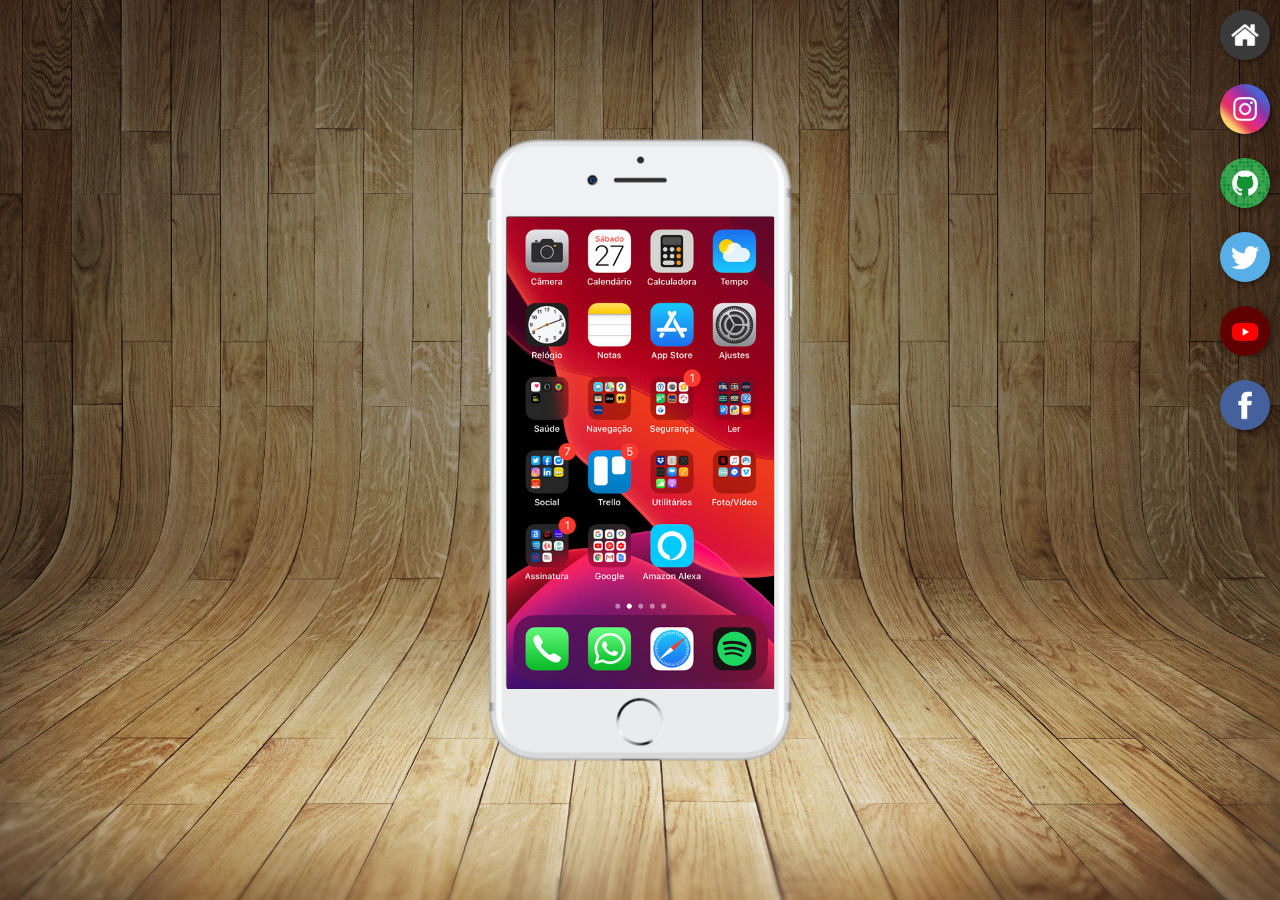
<file: index.html>
<!DOCTYPE html>
<html lang="pt-br">
<head>
    <meta charset="UTF-8">
    <meta http-equiv="X-UA-Compatible" content="IE=edge">
    <meta name="viewport" content="width=device-width, initial-scale=1.0">
    <link rel="stylesheet" href="estilos/style.css">
    <link rel="shortcut icon" href="favicon.ico" type="image/x-icon">
    <title>Rede social</title>
</head>
<body>
    <main>
        <section id="telefone">
            <iframe src="home.html" name="tela" id="tela" frameborder="0" scrolling="">
                Seu Navegador Nao e comprativel com isso
            </iframe>
 
        </section>

        <section id="redes-sociais">
            <a href="home.html" target="tela">
                <img src="imagens/logo-home.jpg" alt="home">
            </a><br>

            <a href="instagram.html" target="tela">
                <img src="imagens/logo-instagram.jpg" alt="insta">
            </a><br>

            <a href="github.html" target="tela">
                <img src="imagens/logo-github.jpg" alt="github"  >
            </a><br>

            <a href="#" target="tela">
                <img src="imagens/logo-twitter.jpg" alt="twiter">
            </a><br>

            <a href="youtube.html" target="tela">
                <img src="imagens/logo-youtube.jpg" alt="youtube">
            </a><br>

            <a href="#" target="tela">
                <img src="imagens/logo-facebook.jpg" alt="face">
            </a>
        </section>
    </main>
</body>
</html>
</file>
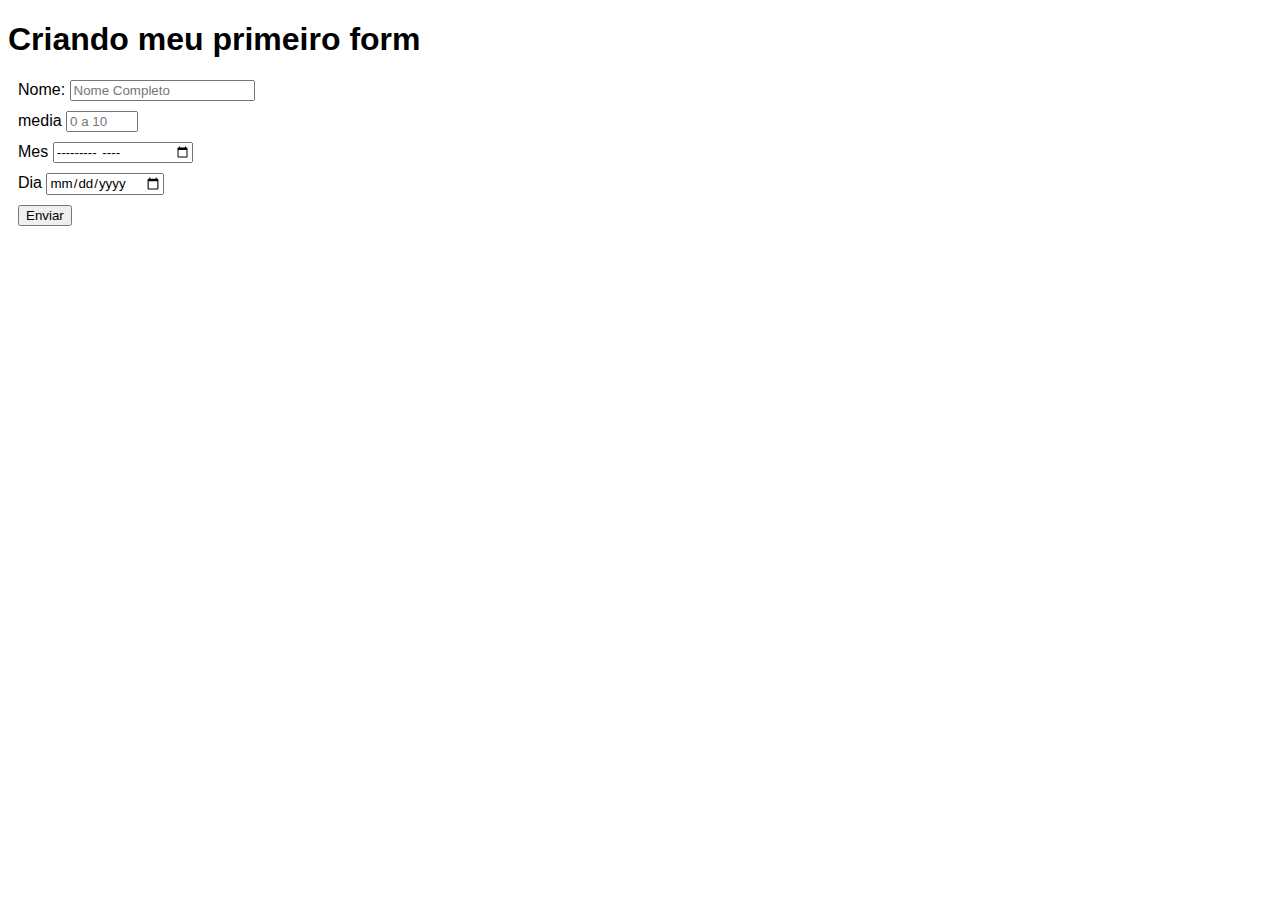
<file: formularios/index.html>
<!DOCTYPE html>
<html lang="pt-br">
<head>
    <meta charset="UTF-8">
    <meta http-equiv="X-UA-Compatible" content="IE=edge">
    <meta name="viewport" content="width=device-width, initial-scale=1.0">
    <title>formularios</title>
    <style>
        * {
            font-family: Arial, Helvetica, sans-serif;
        }
        div{
            margin: 10px;
        }
    </style>
</head>
<body>
    <h1>Criando meu primeiro form</h1>
    <form action="cadastro.php" method="post" autocomplete="on">
        <div>
            <label for="inome">Nome:</label>
            <input type="text" name="nome" id="inome" required maxlength="30" placeholder="Nome Completo" autocomplete="name">
        </div>
        <div>
            <label for="imedia">media</label>
            <input type="number" name="media" id="imedia" min="0" max="10" placeholder="0 a 10" step="0.1">
        </div>
        <div>
            <label for="imes">Mes</label>
            <input type="month" name="mes" id="imes">
        </div>

        <div>
            <label for="idia">Dia</label>
            <input type="date" name="dia" id="idia">
        </div>
        <div>
            <input type="submit" value="Enviar">
        </div>
    </form>
</body>
</html>
</file>
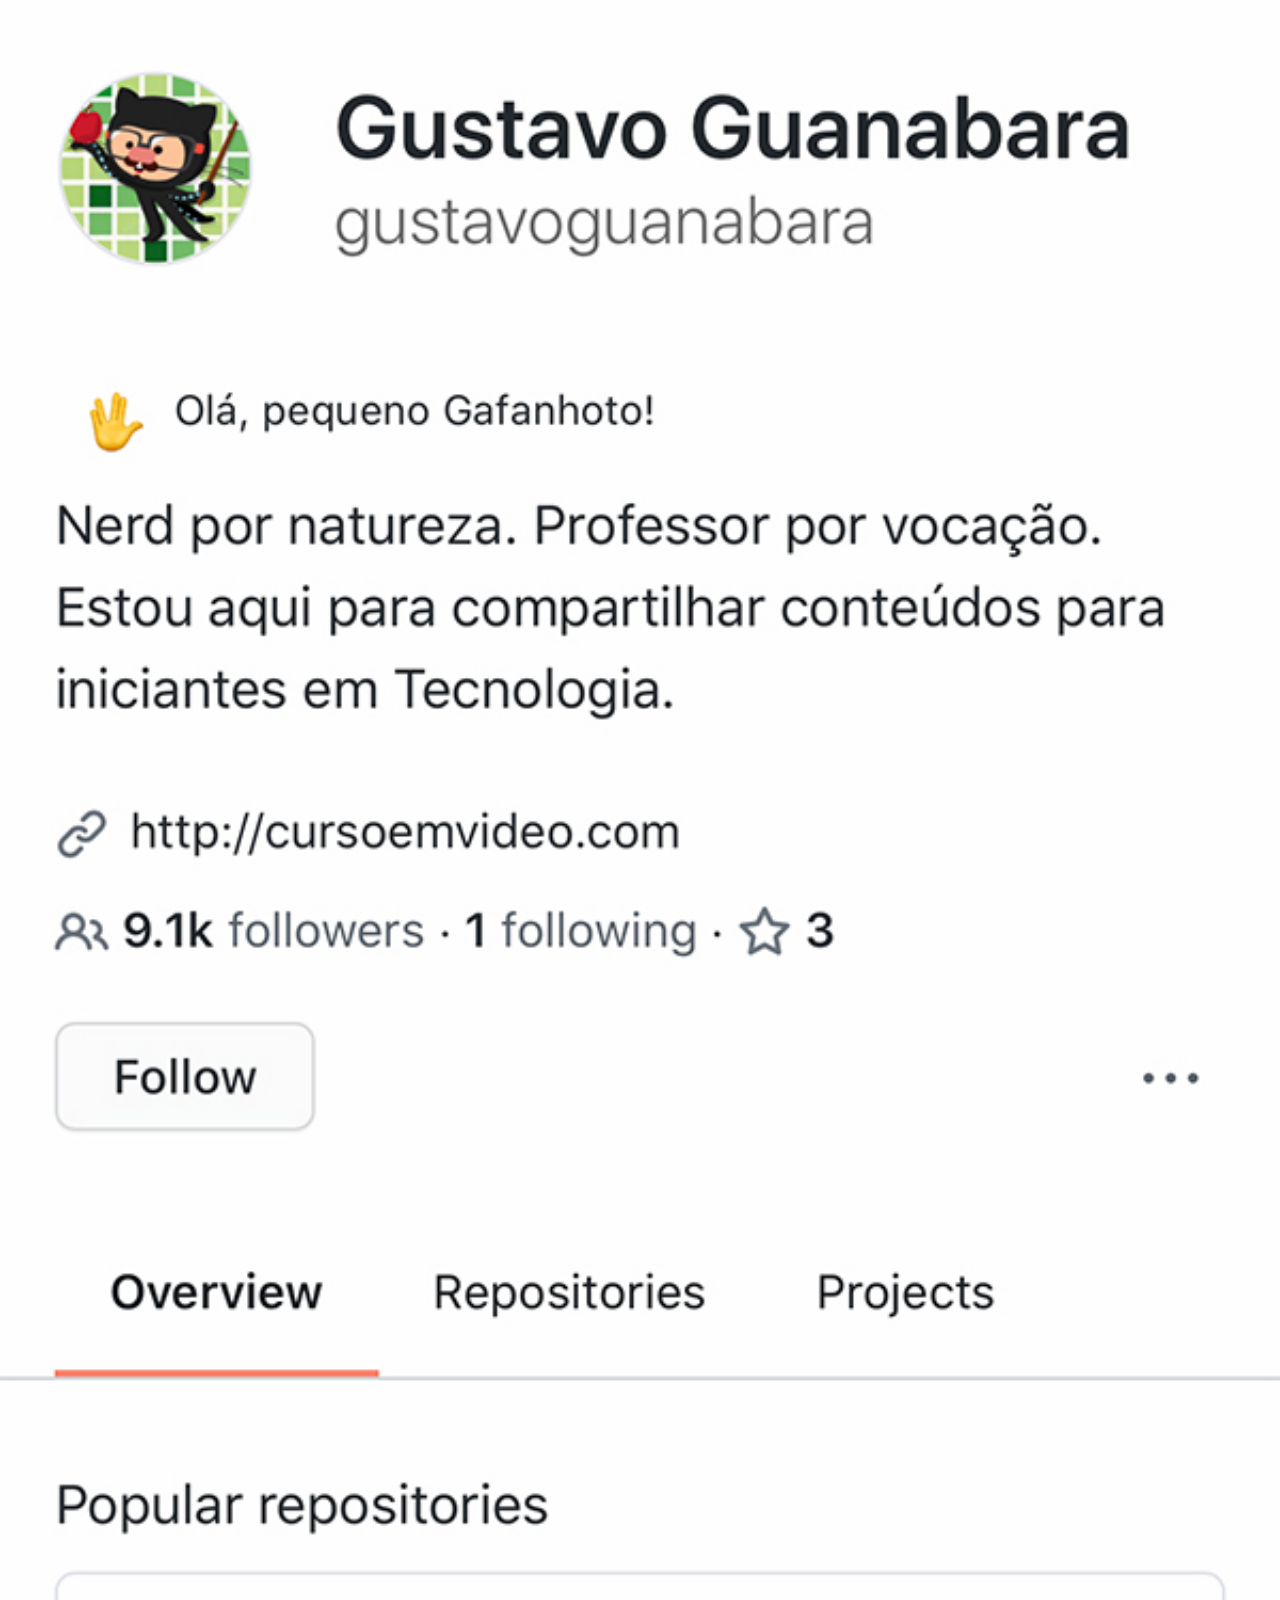
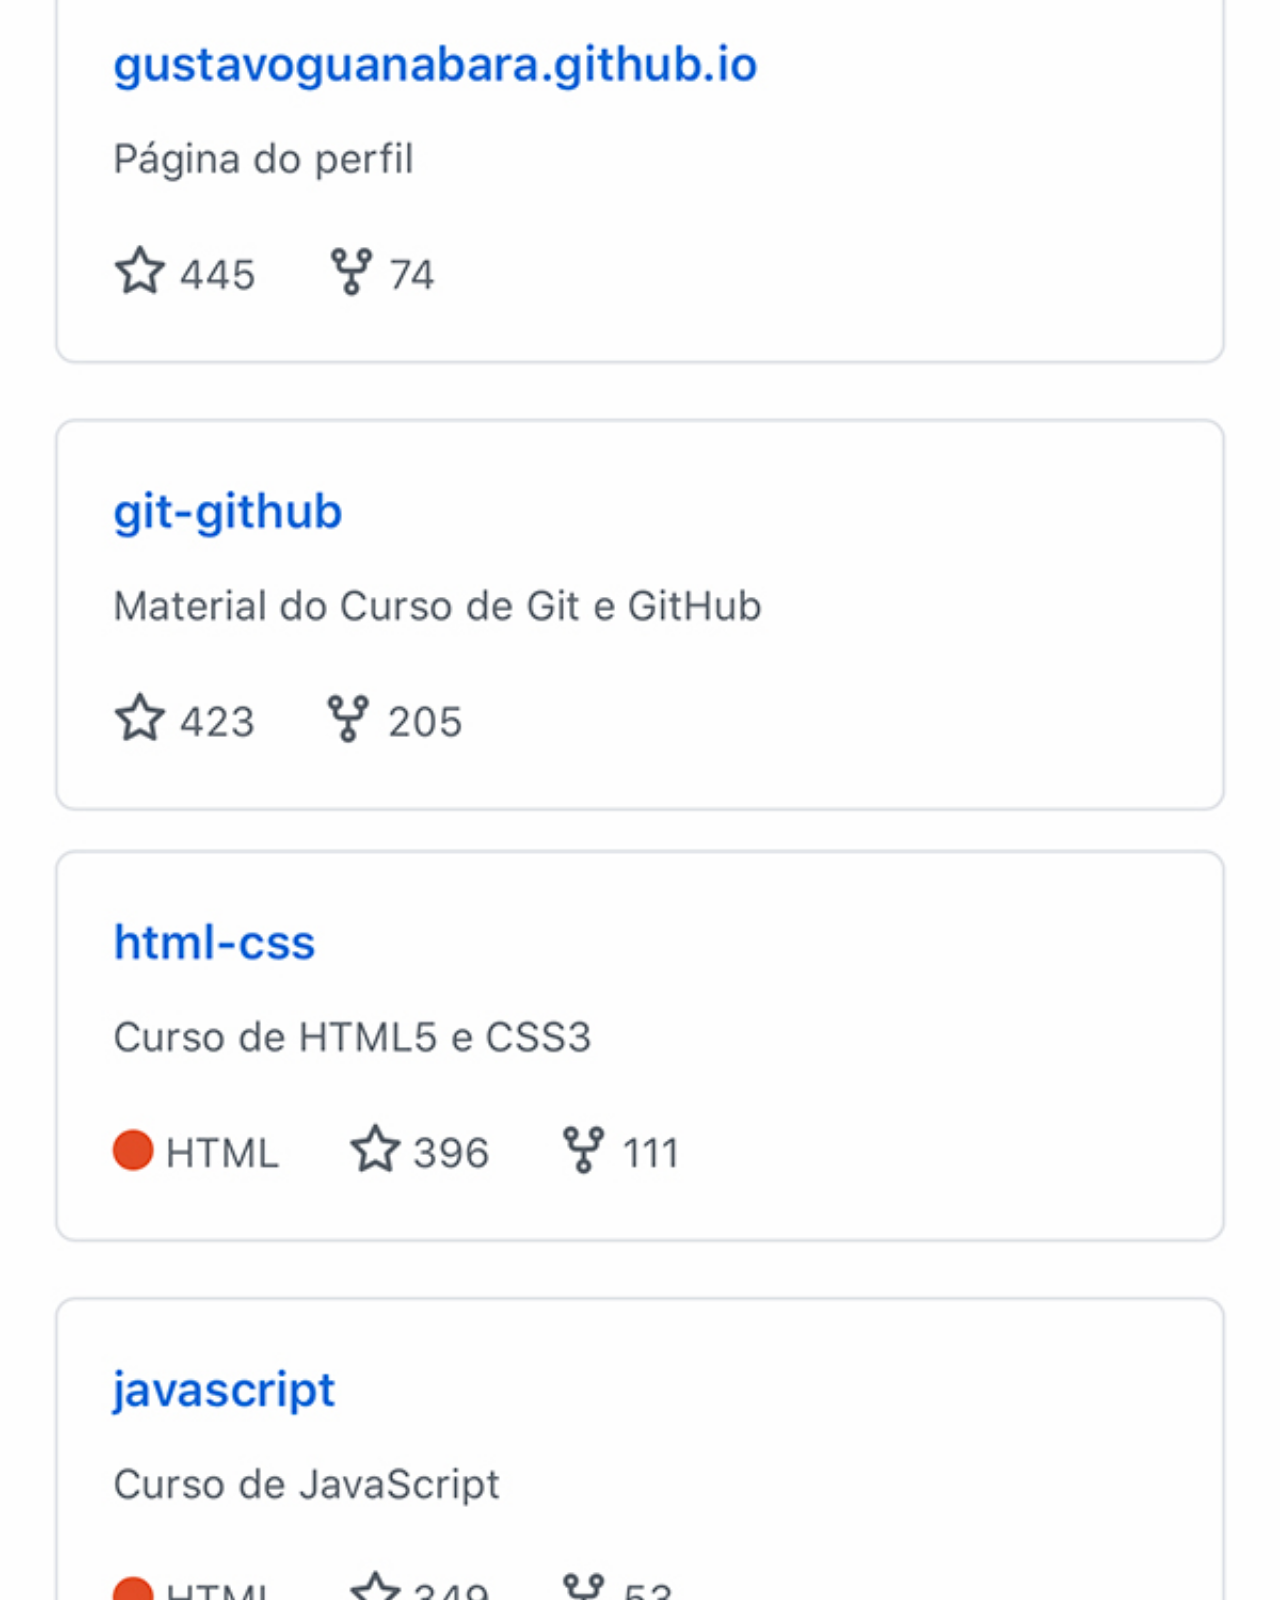
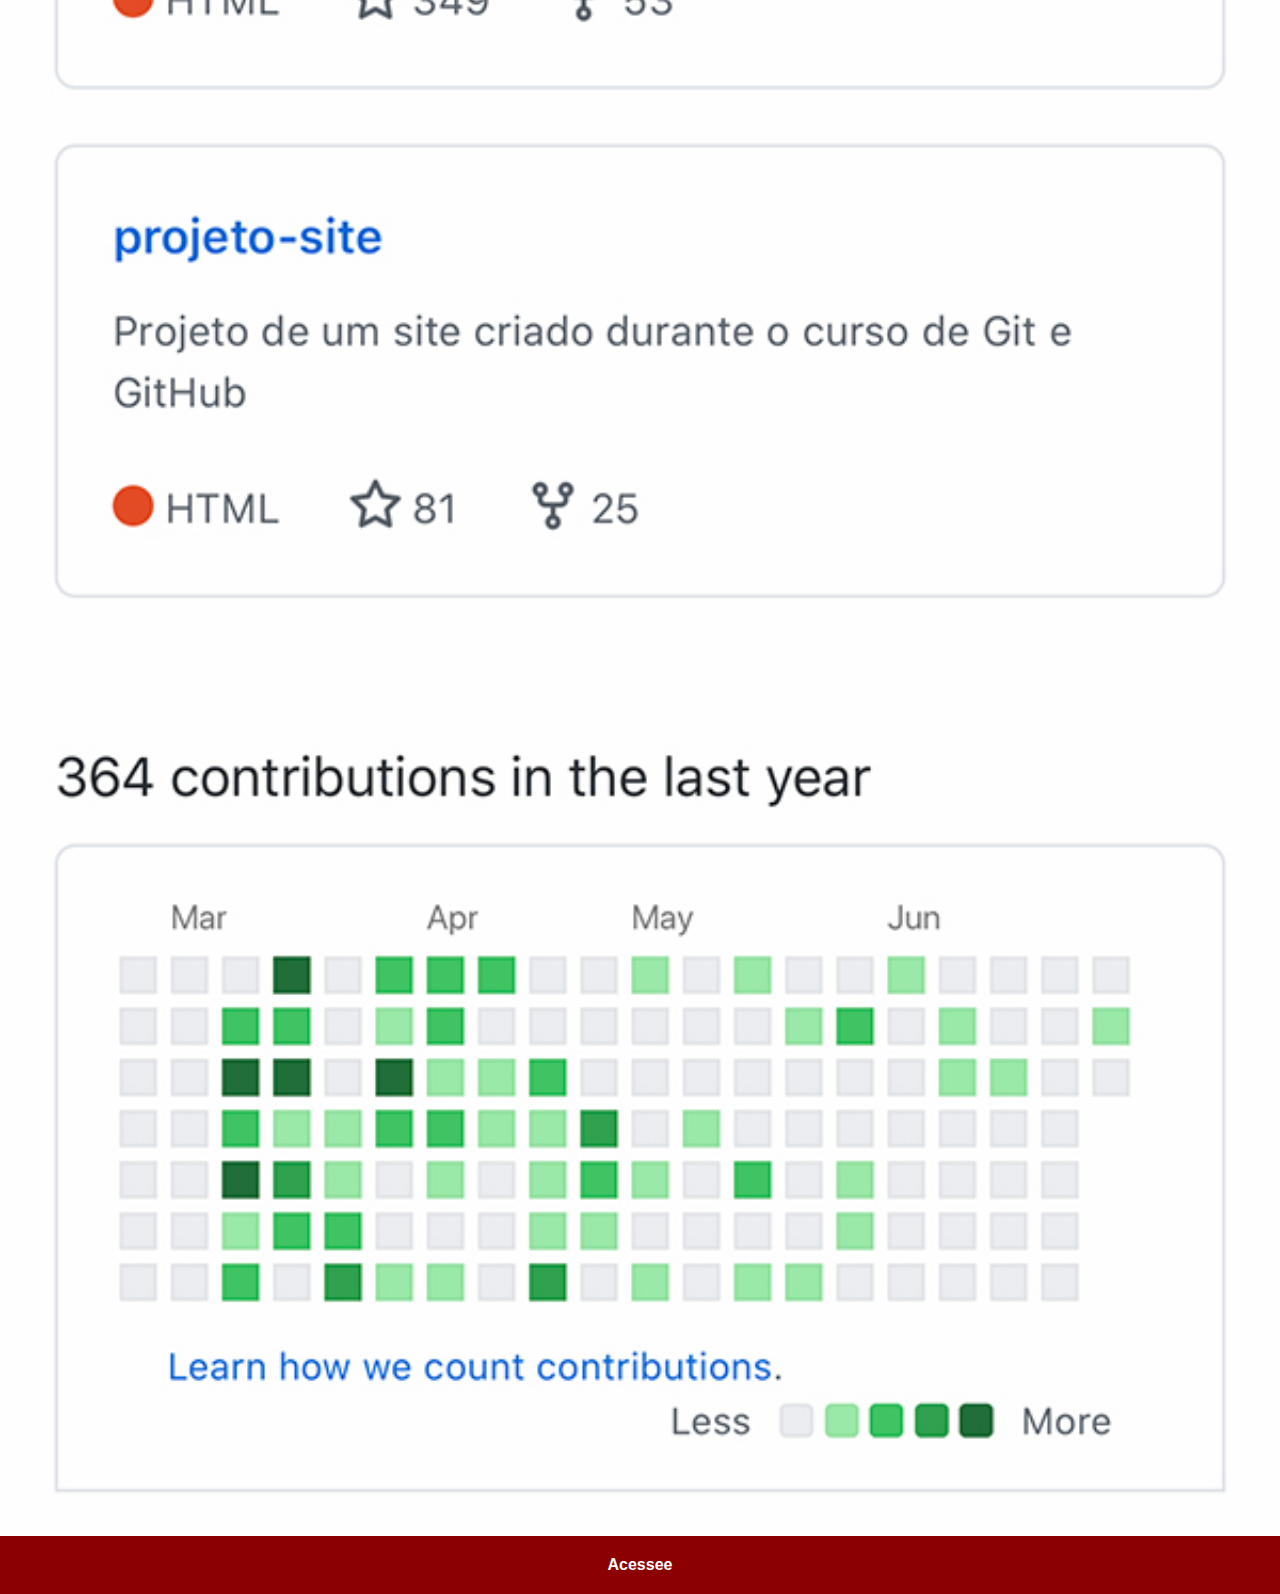
<file: github.html>
<!DOCTYPE html>
<html lang="pt-br">
<head>
    <meta charset="UTF-8">
    <meta http-equiv="X-UA-Compatible" content="IE=edge">
    <meta name="viewport" content="width=device-width, initial-scale=1.0">
    <link rel="stylesheet" href="estilos/social.css">
    <title>Document</title>
</head>
<body>
    <img src="imagens/tela-github.jpg" alt="git">
    <a href="https://github.com/daus196" target="_blank">Acessee</a>
</body>
</html>
</file>
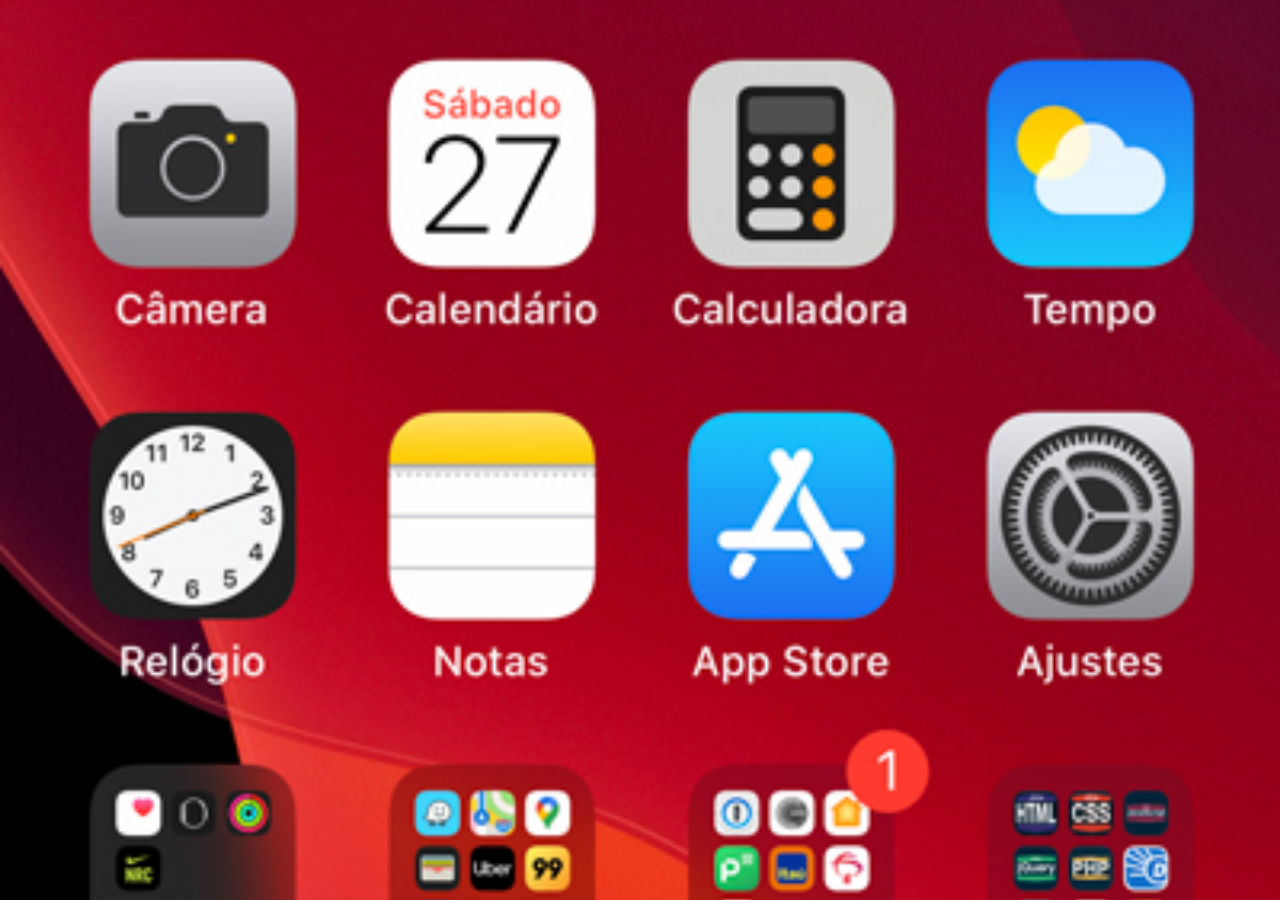
<file: home.html>
<!DOCTYPE html>
<html lang="pt-br">
<head>
    <meta charset="UTF-8">
    <meta http-equiv="X-UA-Compatible" content="IE=edge">
    <meta name="viewport" content="width=device-width, initial-scale=1.0">
    <title>Home</title>
</head>
<style>
    * {
        margin: 0px;
        padding: 0px;

    }

    body {
        width: 100vh;
        height: 100vh;
        background: black url(imagens/tela-home.jpg) no-repeat
        top center;
        background-size: cover;
    }

    ::-webkit-scrollbar{
    width: 0px;
    height: 0px;
}
</style>
<body>
    
</body>
</html>
</file>
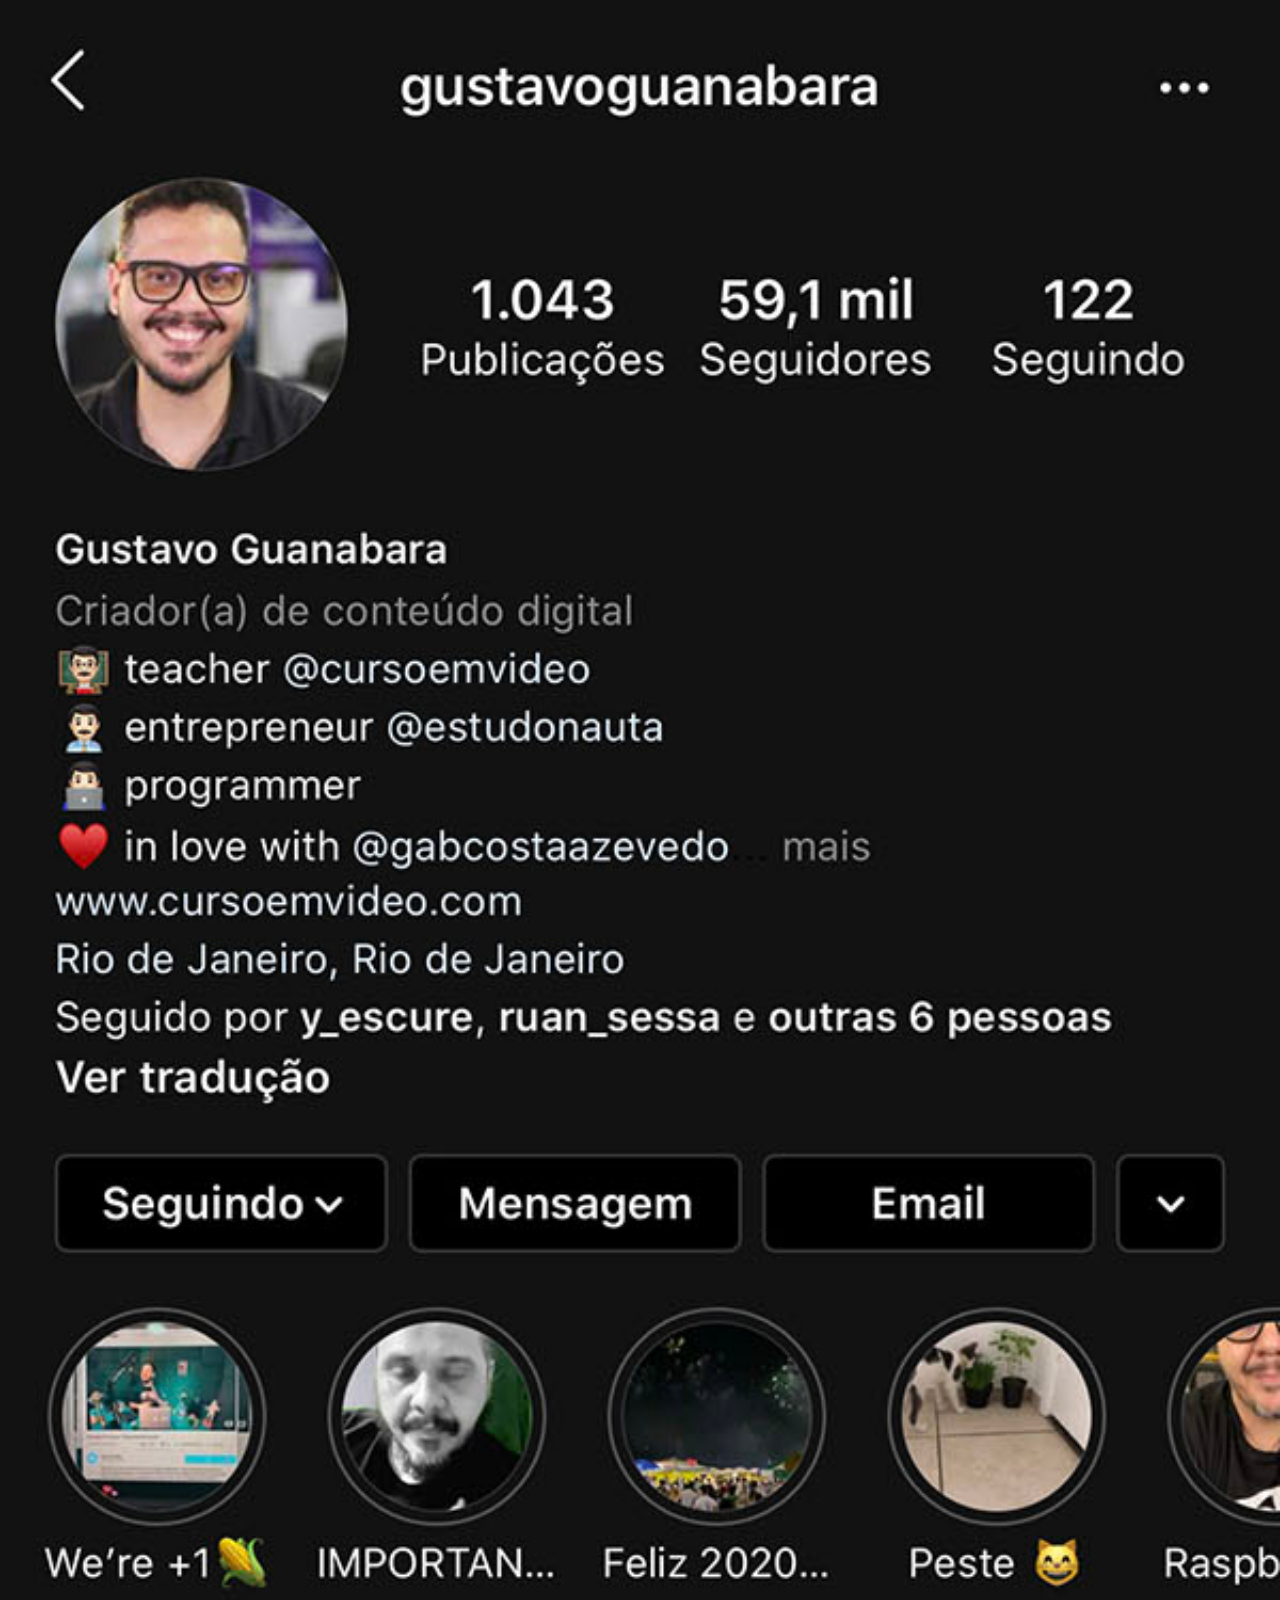
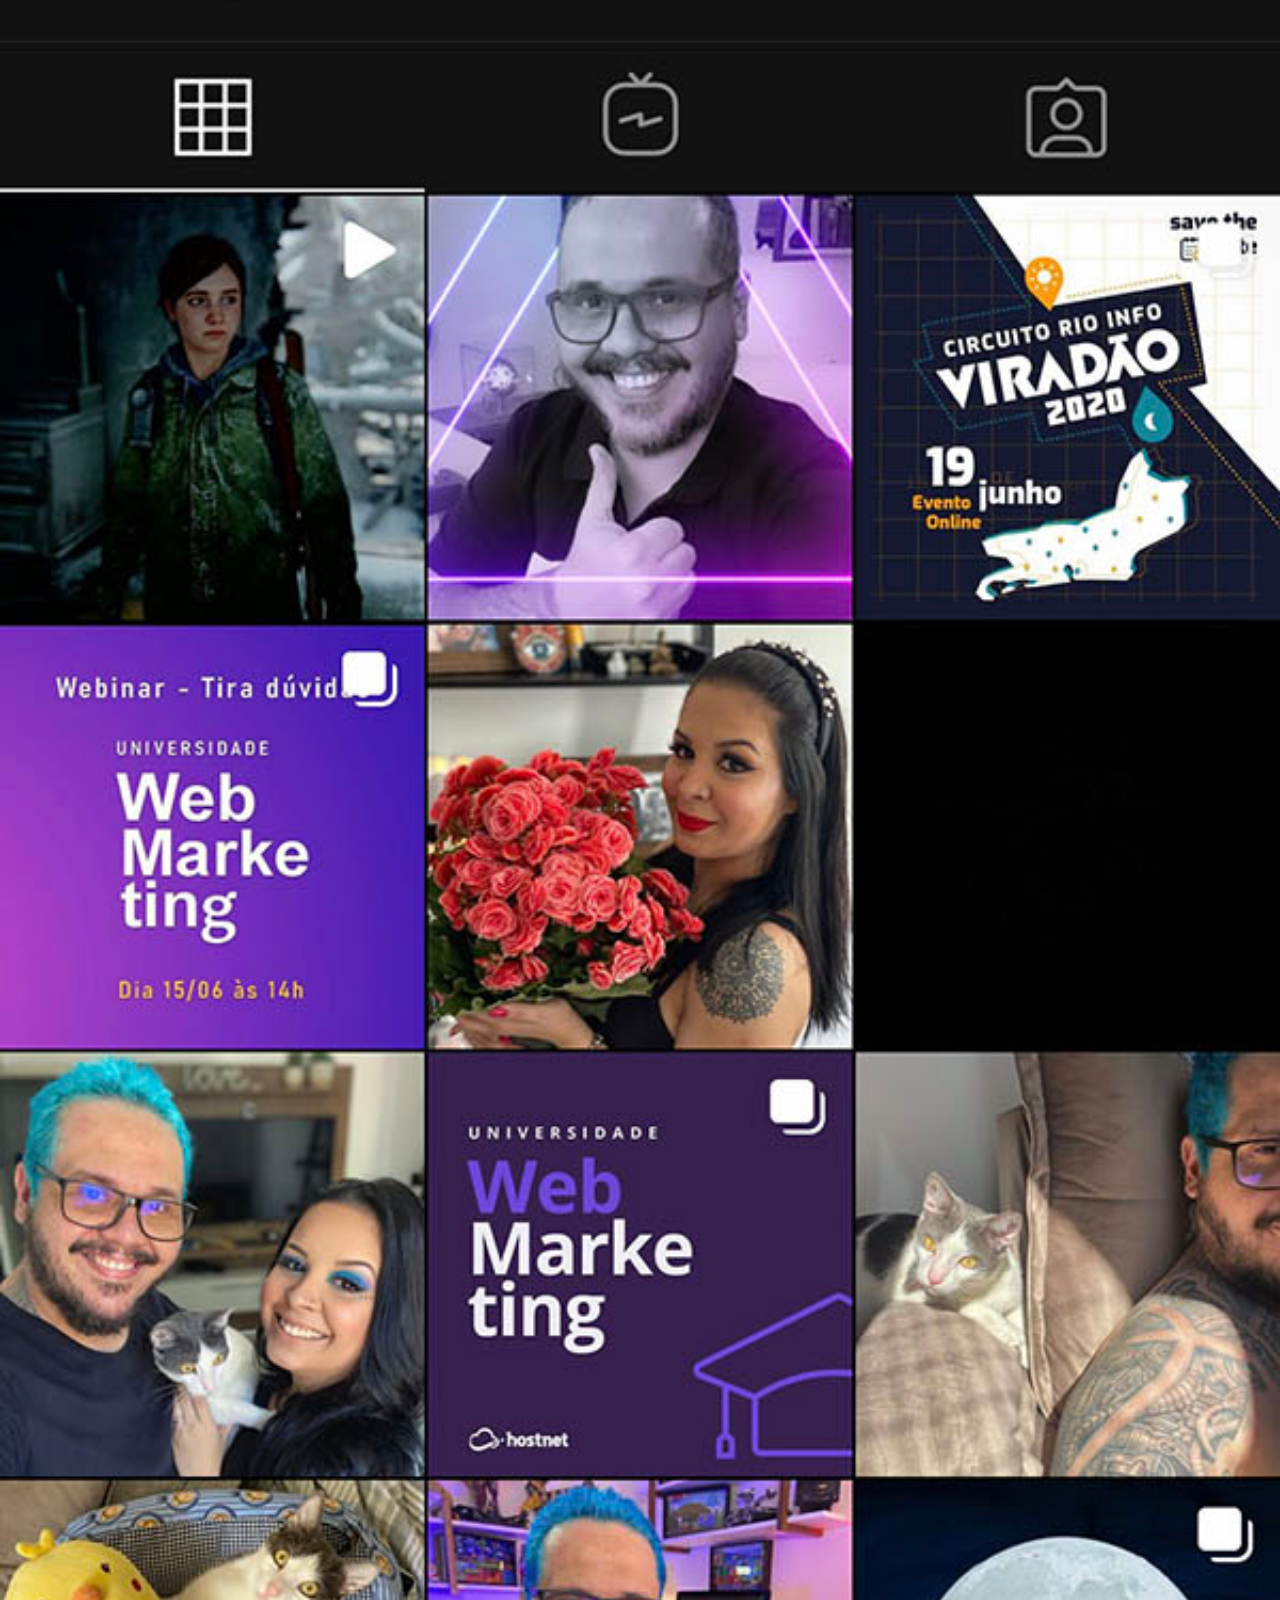
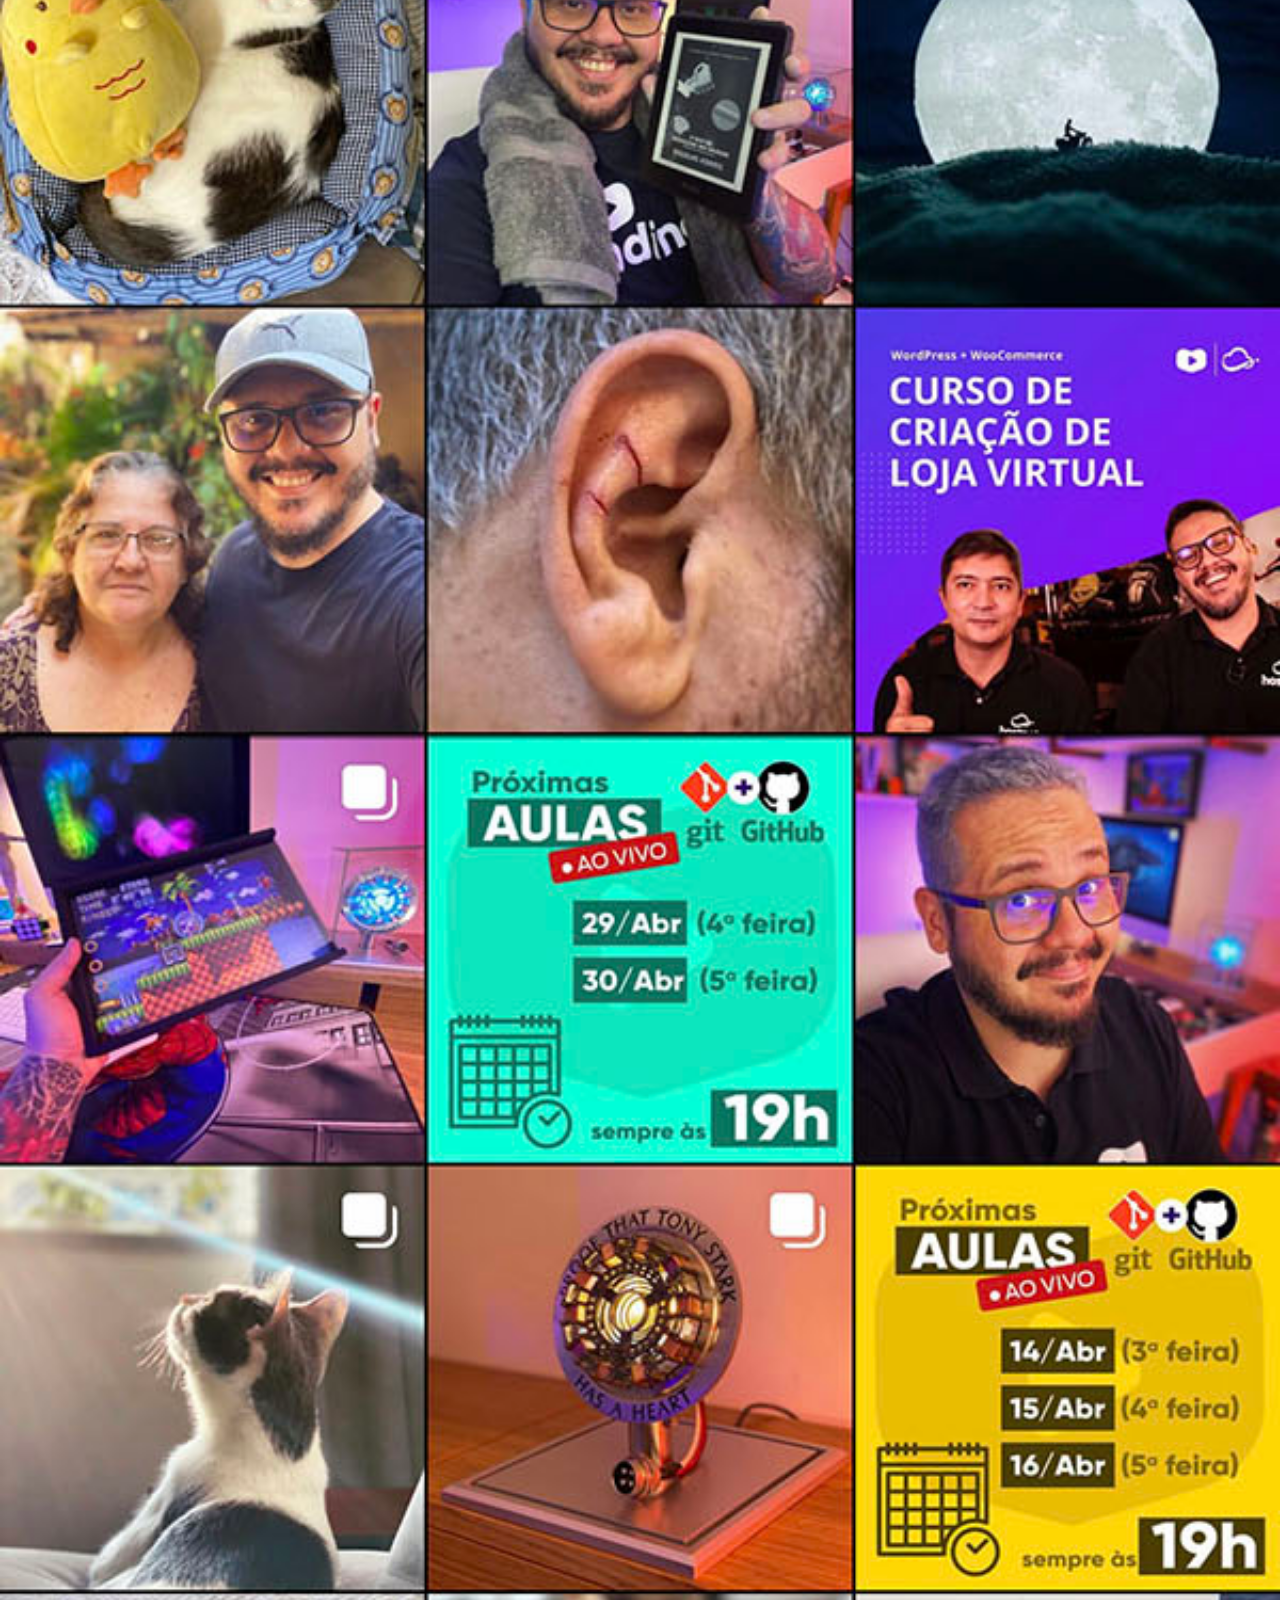
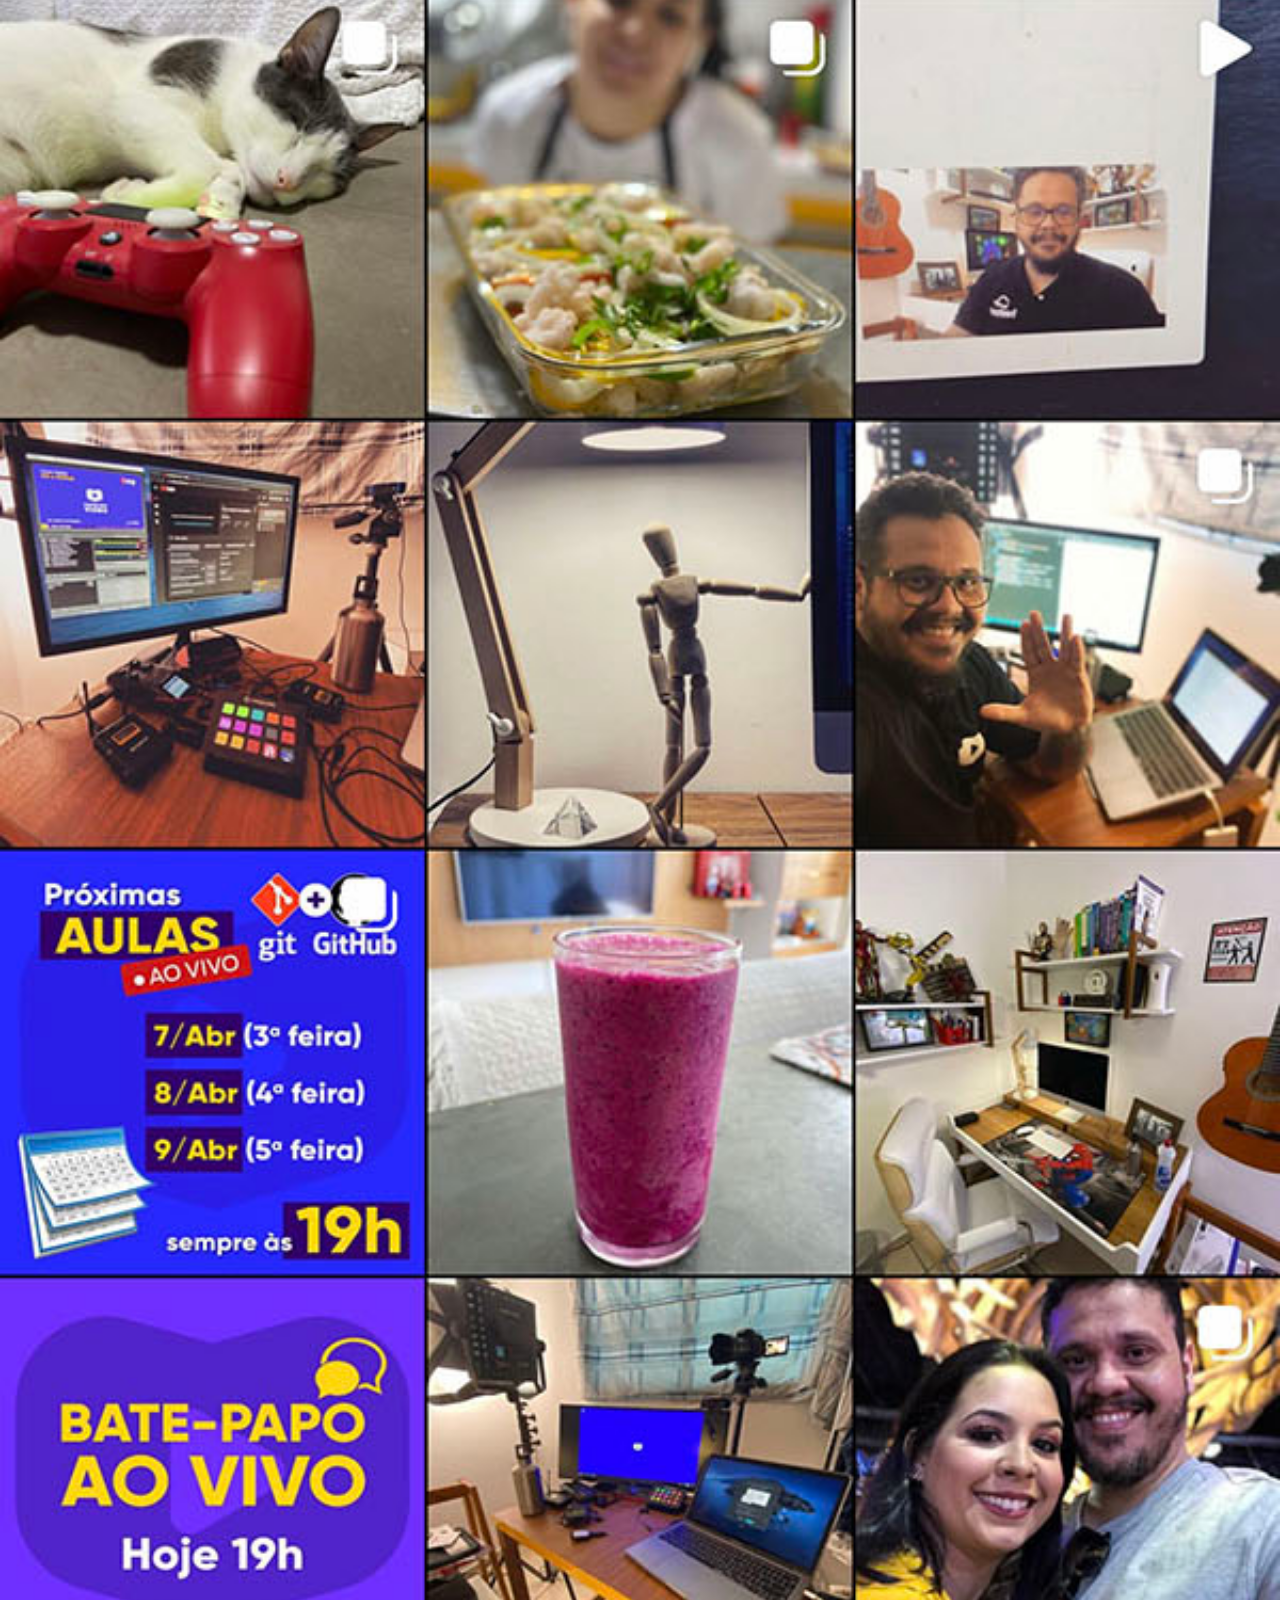
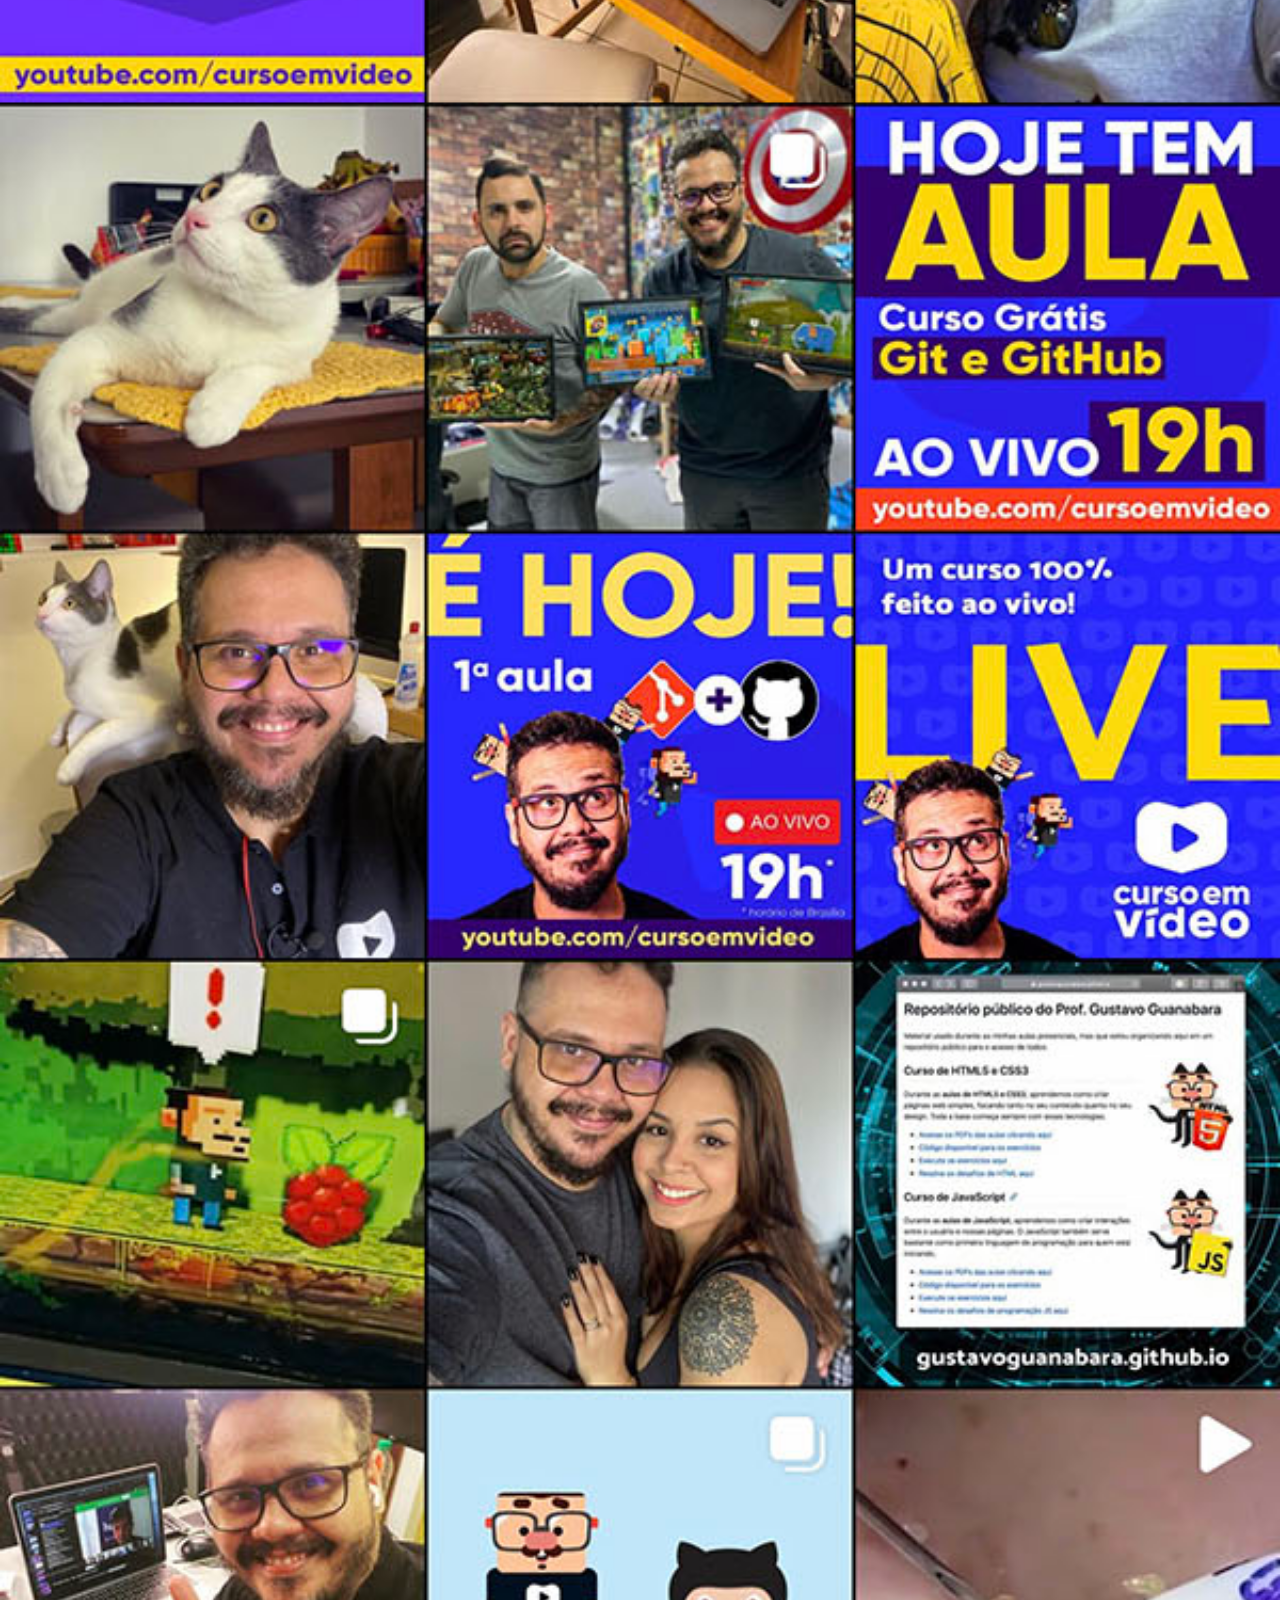
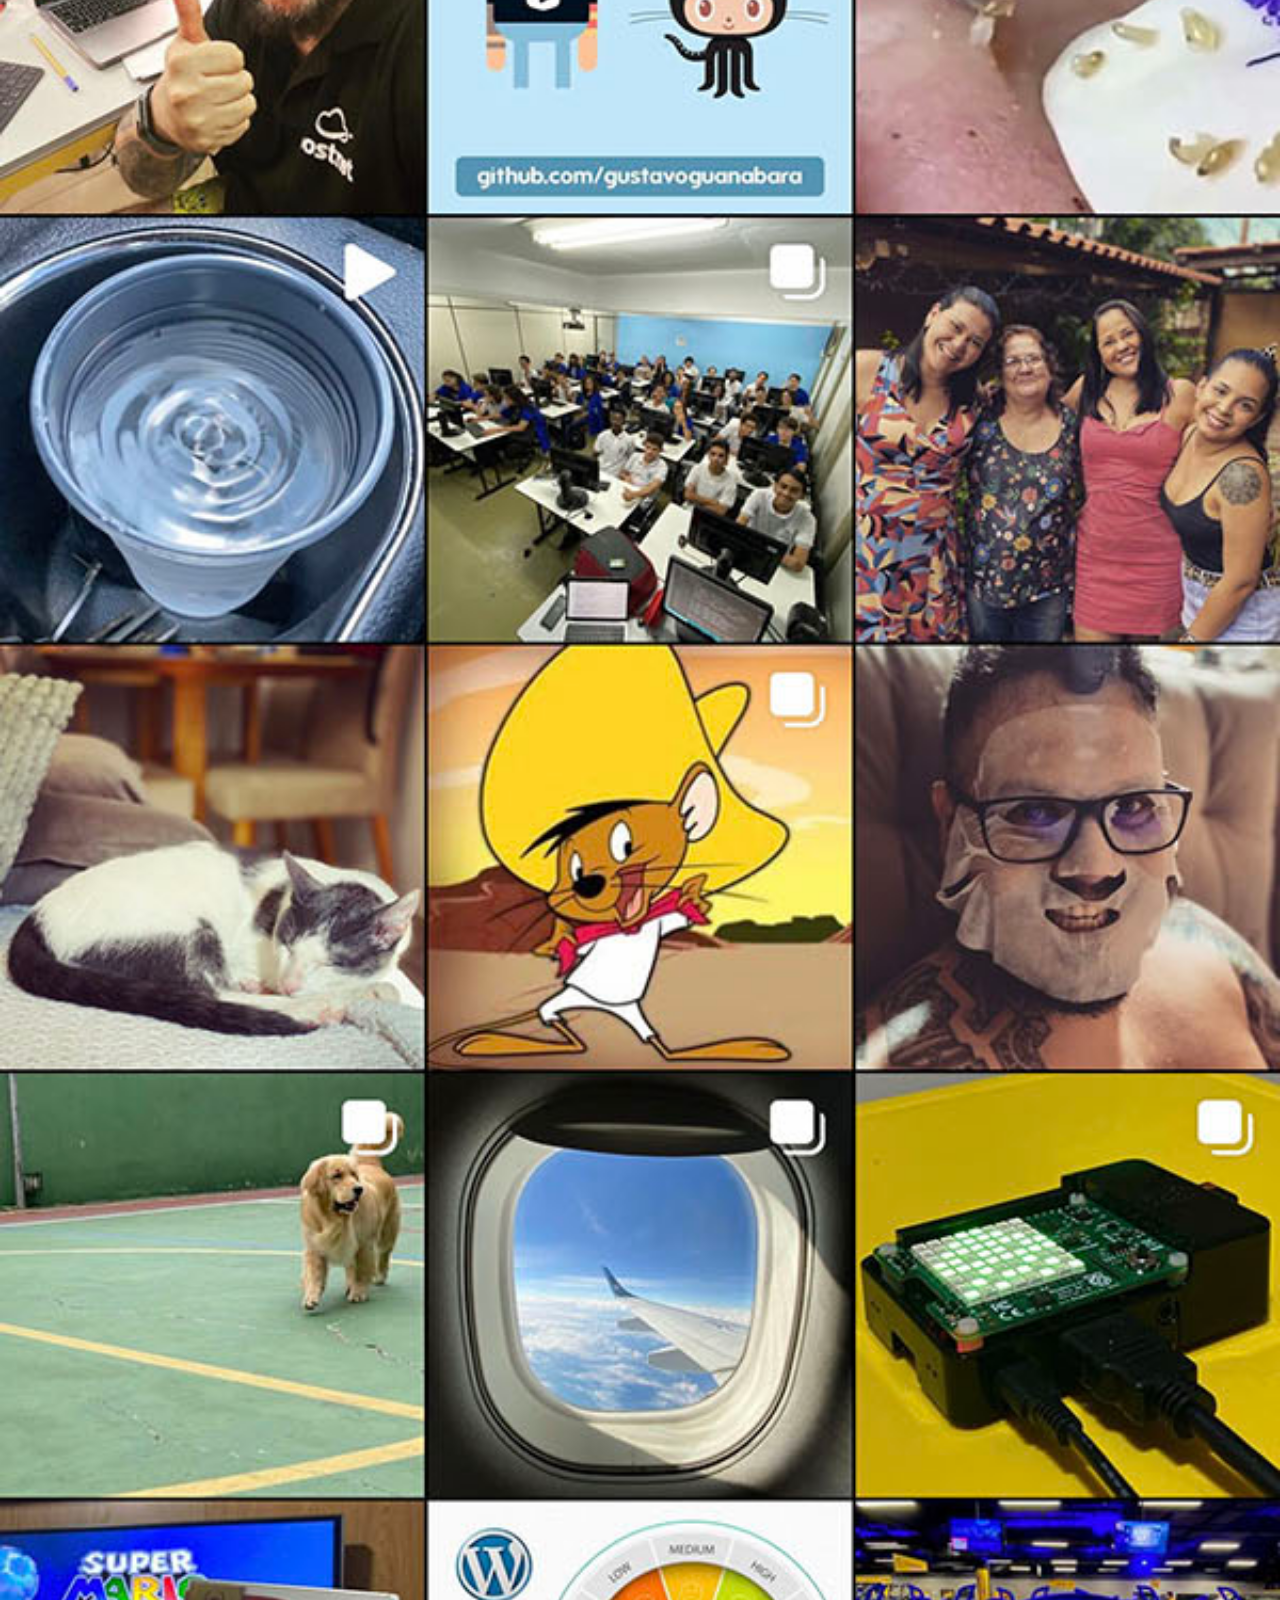
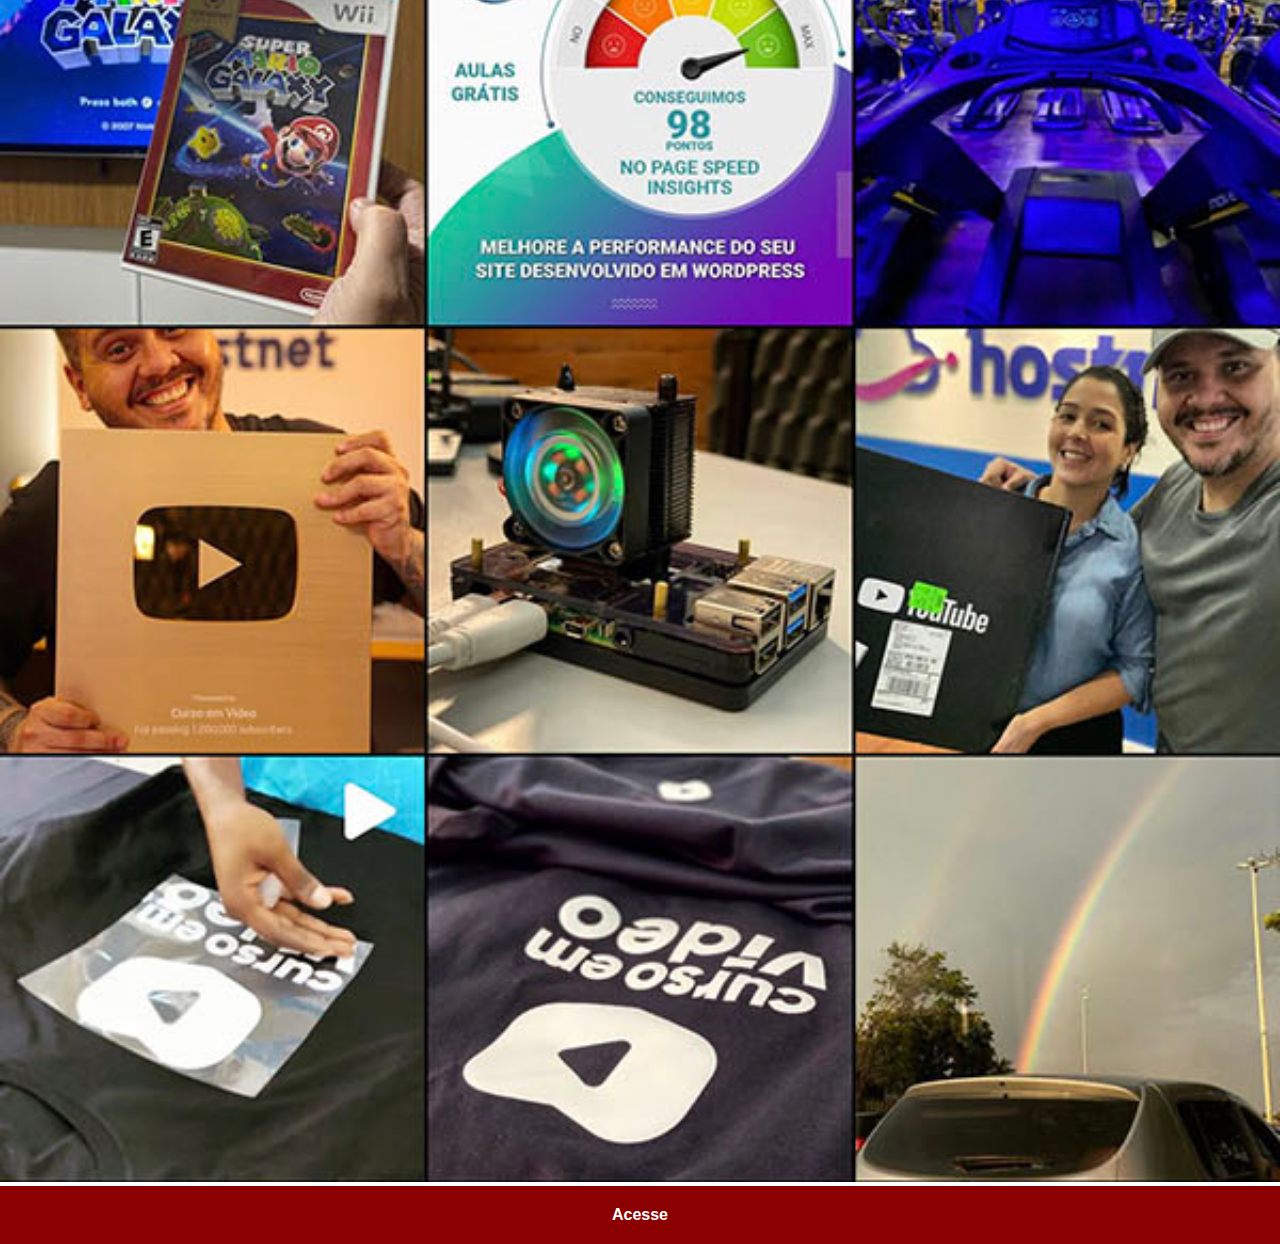
<file: instagram.html>
<!DOCTYPE html>
<html lang="pt-br">
<head>
    <meta charset="UTF-8">
    <meta http-equiv="X-UA-Compatible" content="IE=edge">
    <meta name="viewport" content="width=device-width, initial-scale=1.0">
    <link rel="stylesheet" href="estilos/social.css">
    <title>Document</title>
</head>
<body>
    <img src="imagens/tela-instagram.jpg" alt="">
    <a href="https://www.instagram.com/facilagua/" target="_blank"> Acesse</a>
</body>
</html>
</file>
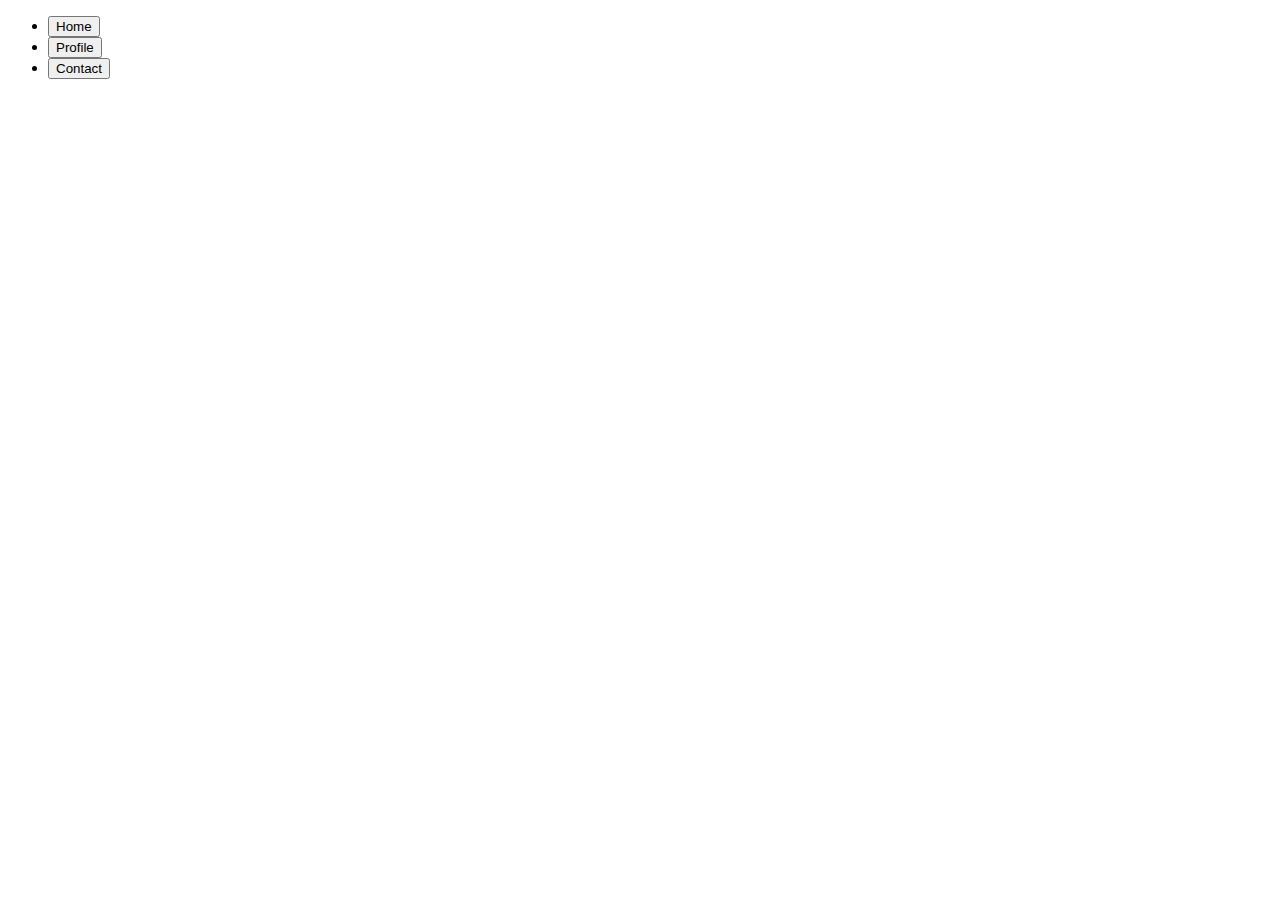
<file: unde.html>
<!DOCTYPE html>
<html lang="pt-br">
<head>
    <meta charset="UTF-8">
    <meta http-equiv="X-UA-Compatible" content="IE=edge">
    <meta name="viewport" content="width=device-width, initial-scale=1.0">
    <title>Document</title>
</head>
<body>
    <ul class="nav nav-pills nav-fill gap-2 p-1 small bg-primary rounded-5 shadow-sm" id="pillNav2" role="tablist" style="--bs-nav-link-color: var(--bs-white); --bs-nav-pills-link-active-color: var(--bs-primary); --bs-nav-pills-link-active-bg: var(--bs-white);">
        <li class="nav-item" role="presentation">
          <button class="nav-link active rounded-5" id="home-tab2" data-bs-toggle="tab" type="button" role="tab" aria-selected="true">Home</button>
        </li>
        <li class="nav-item" role="presentation">
          <button class="nav-link rounded-5" id="profile-tab2" data-bs-toggle="tab" type="button" role="tab" aria-selected="false">Profile</button>
        </li>
        <li class="nav-item" role="presentation">
          <button class="nav-link rounded-5" id="contact-tab2" data-bs-toggle="tab" type="button" role="tab" aria-selected="false">Contact</button>
        </li>
      </ul>
    
</body>
</html>
</file>
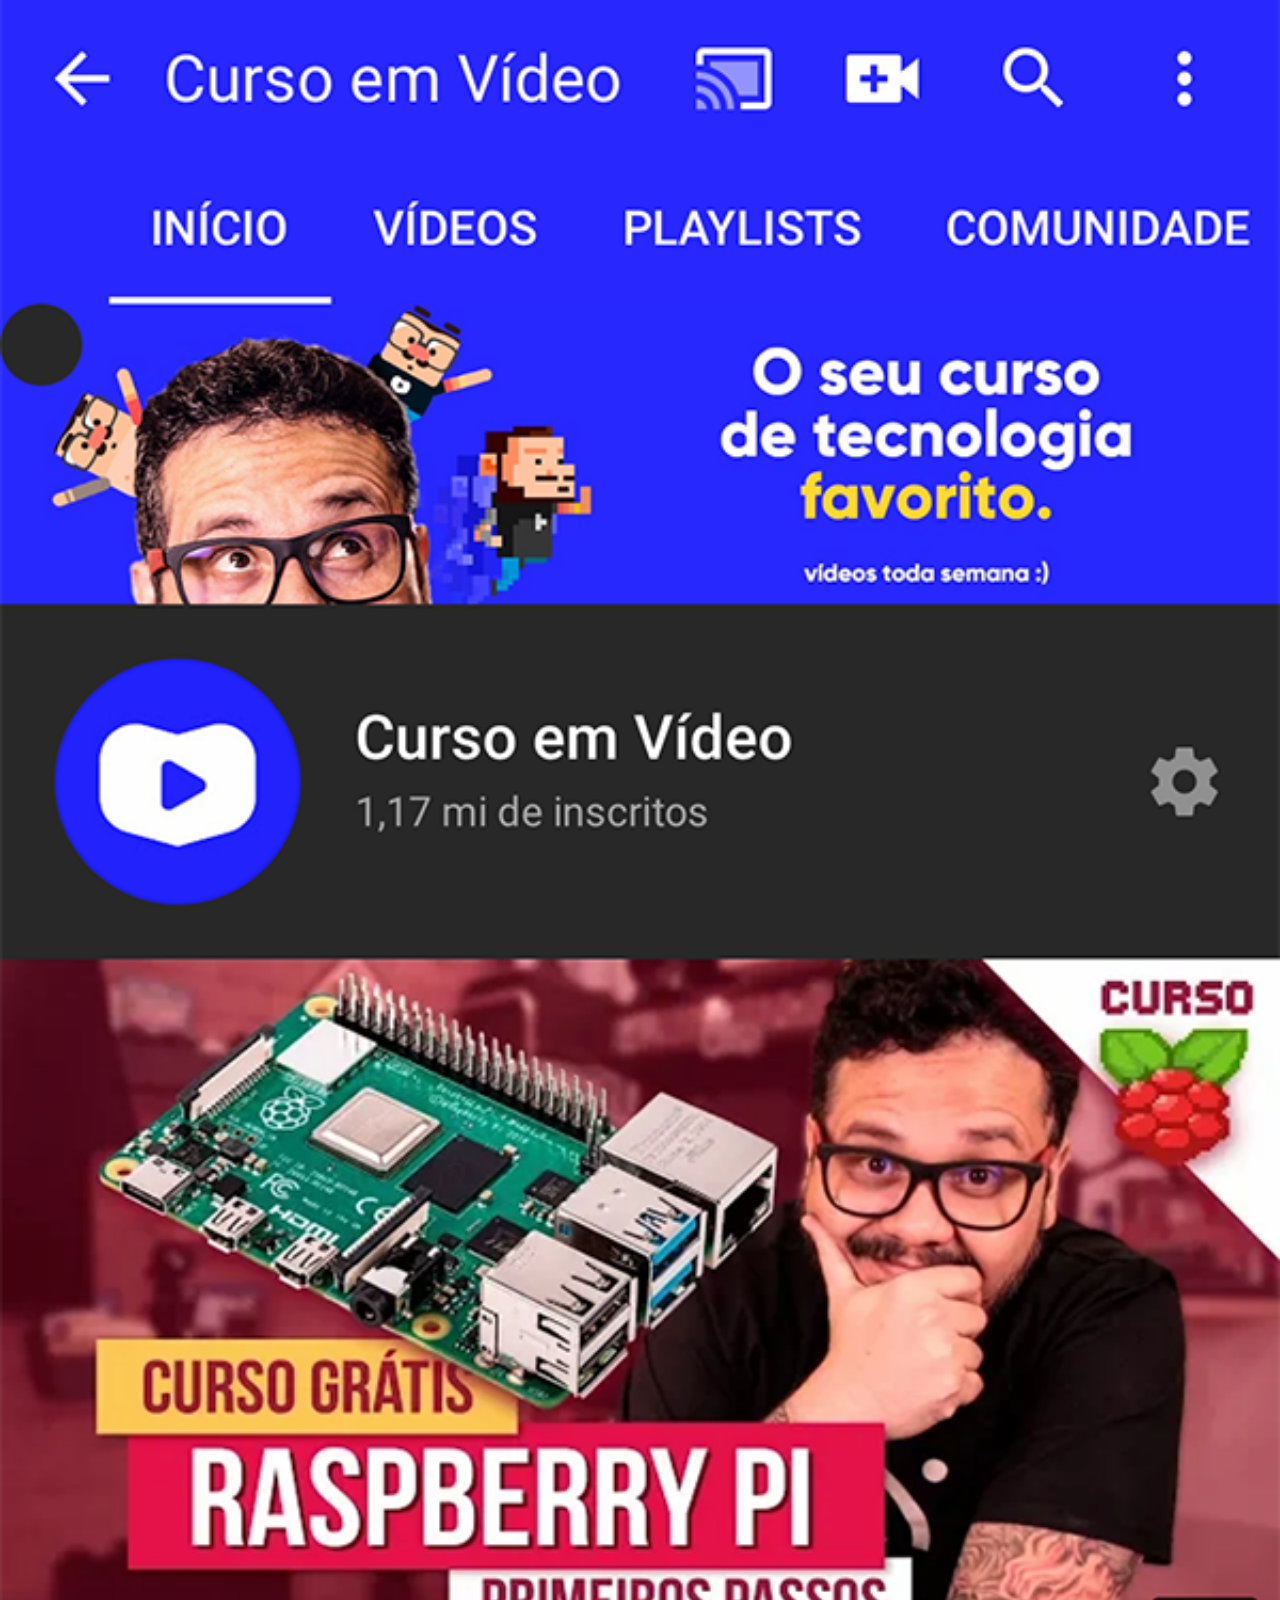
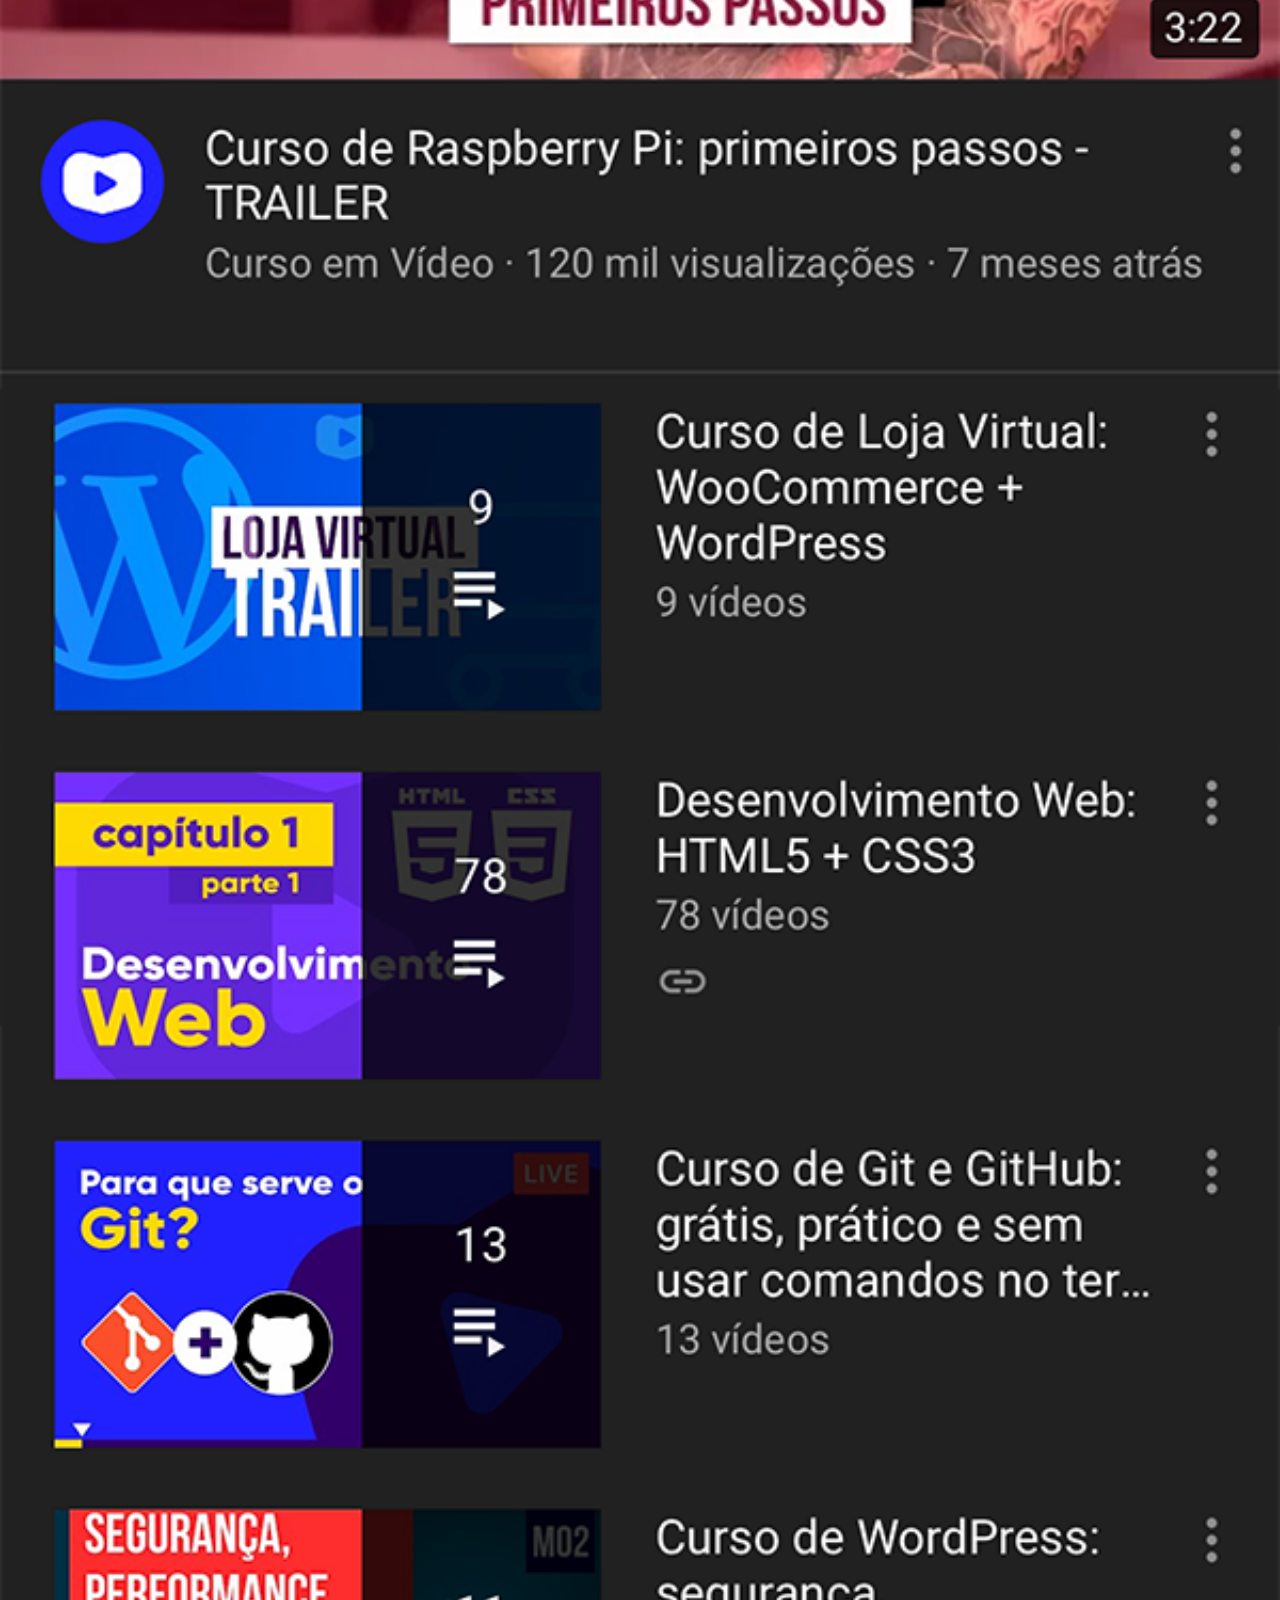
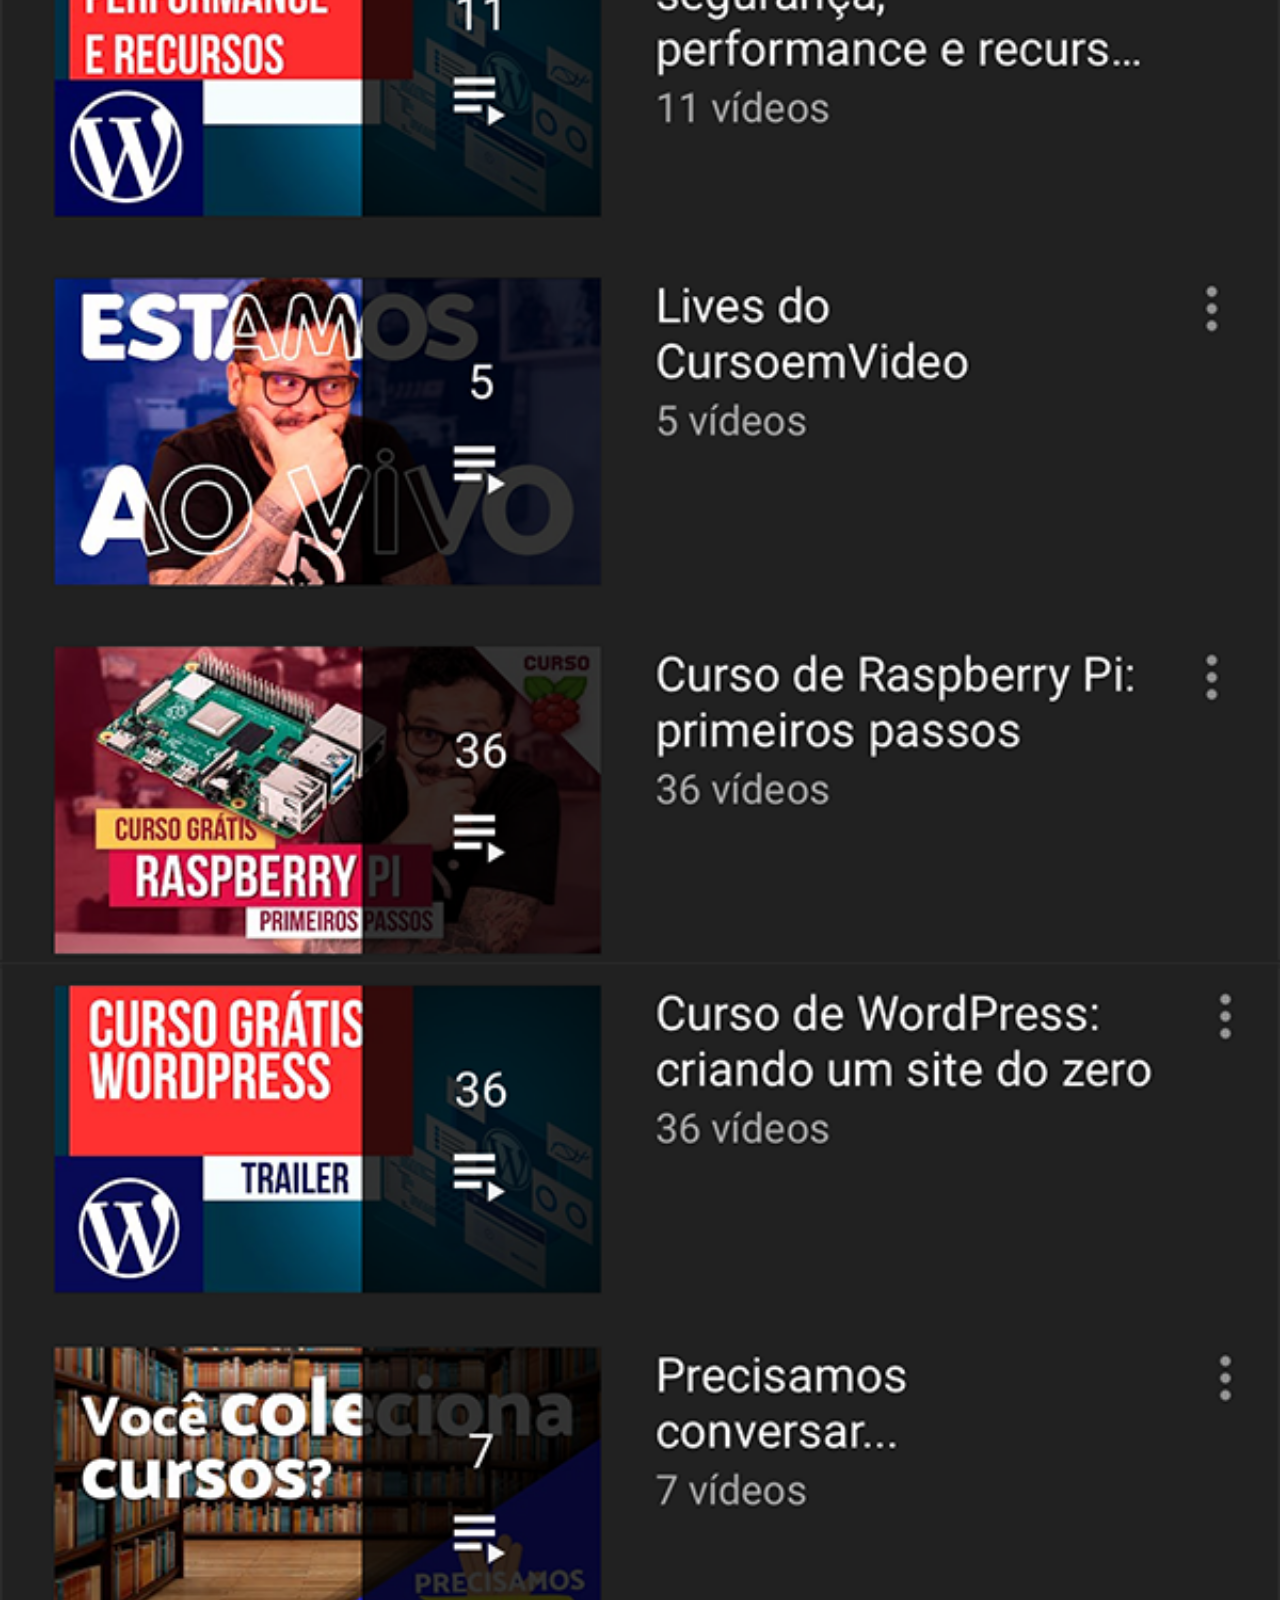
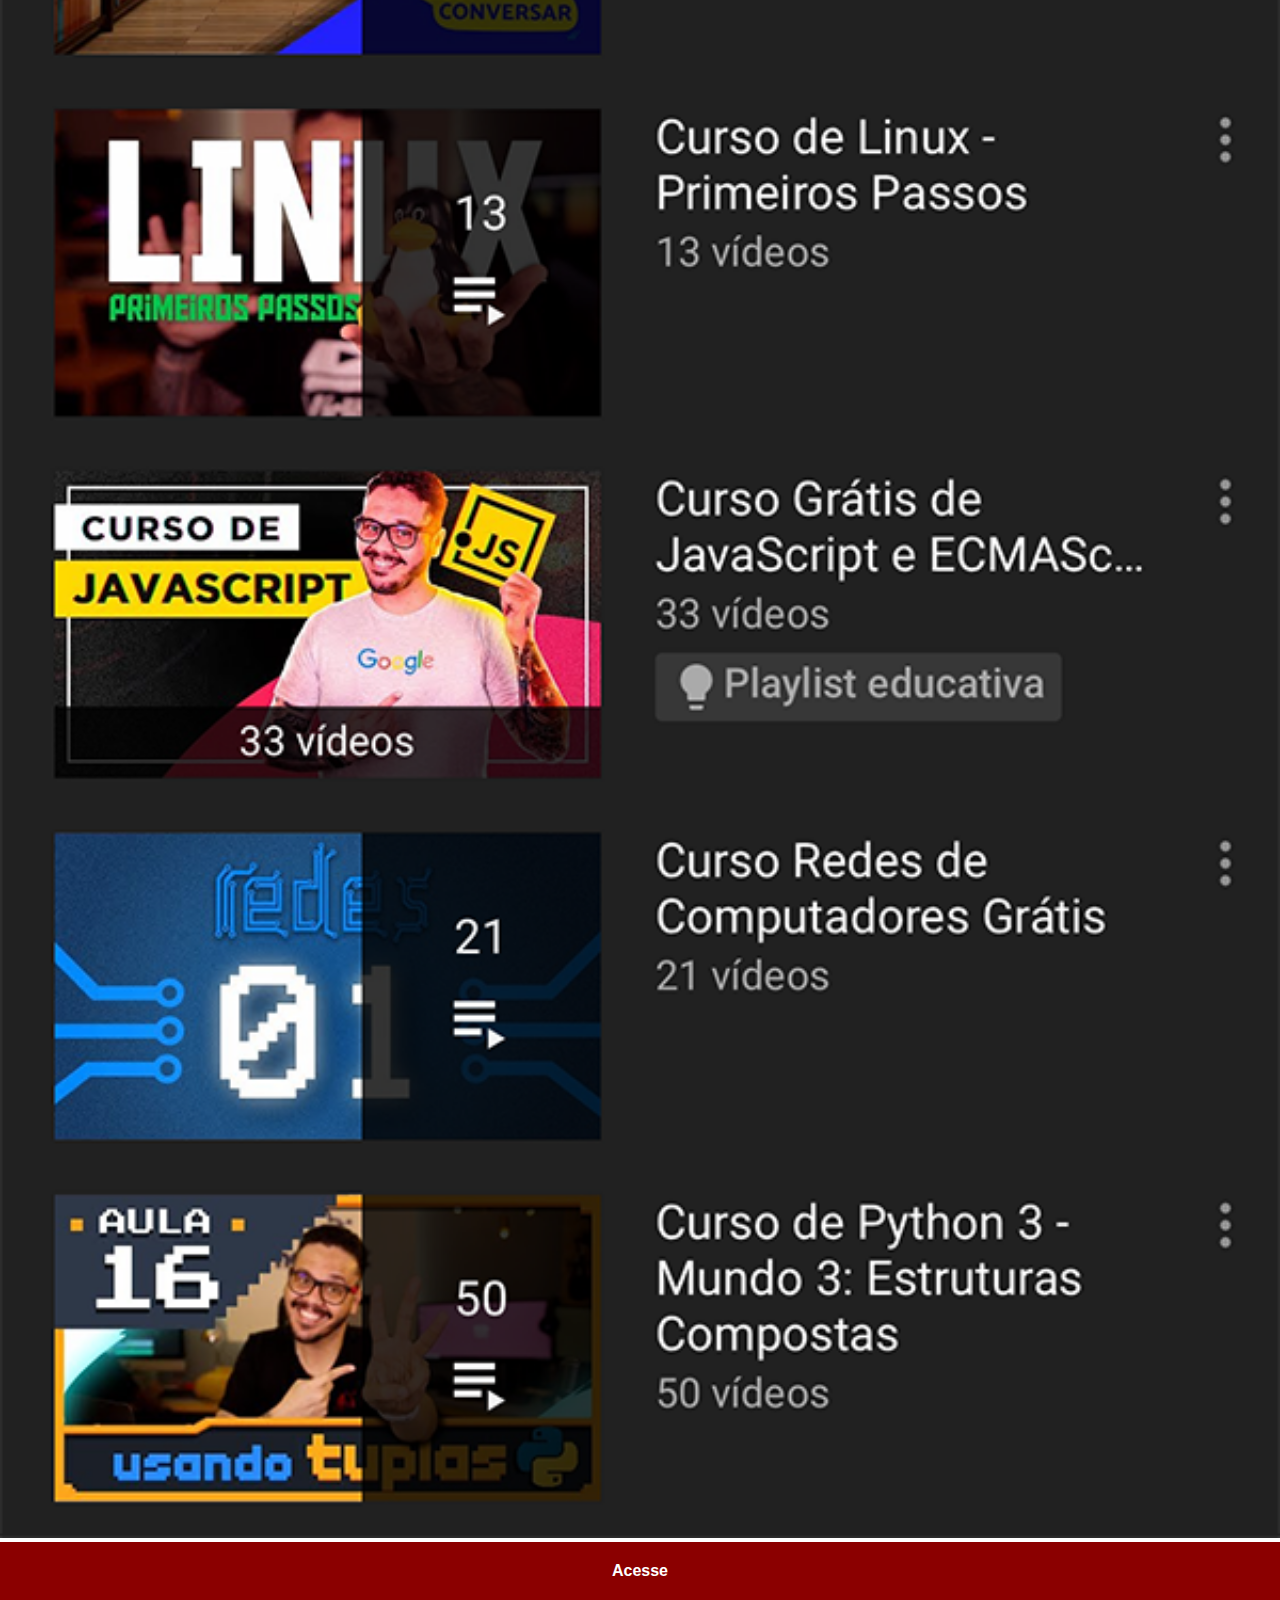
<file: youtube.html>
<!DOCTYPE html>
<html lang="pt-br">
<head>
    <meta charset="UTF-8">
    <meta http-equiv="X-UA-Compatible" content="IE=edge">
    <meta name="viewport" content="width=device-width, initial-scale=1.0">
    <link rel="stylesheet" href="estilos/social.css">
    <title>Document</title>
</head>
<body>
    <img src="imagens/tela-youtube.png" alt="">
    <a href="https://www.youtube.com/watch?v=ar5UB2MxraE&list=PLHz_AreHm4dkcVCk2Bn_fdVQ81Fkrh6WT&index=15&ab_channel=CursoemV%C3%ADdeo" target="_blank"> Acesse</a>
</body>
</html>
</file>
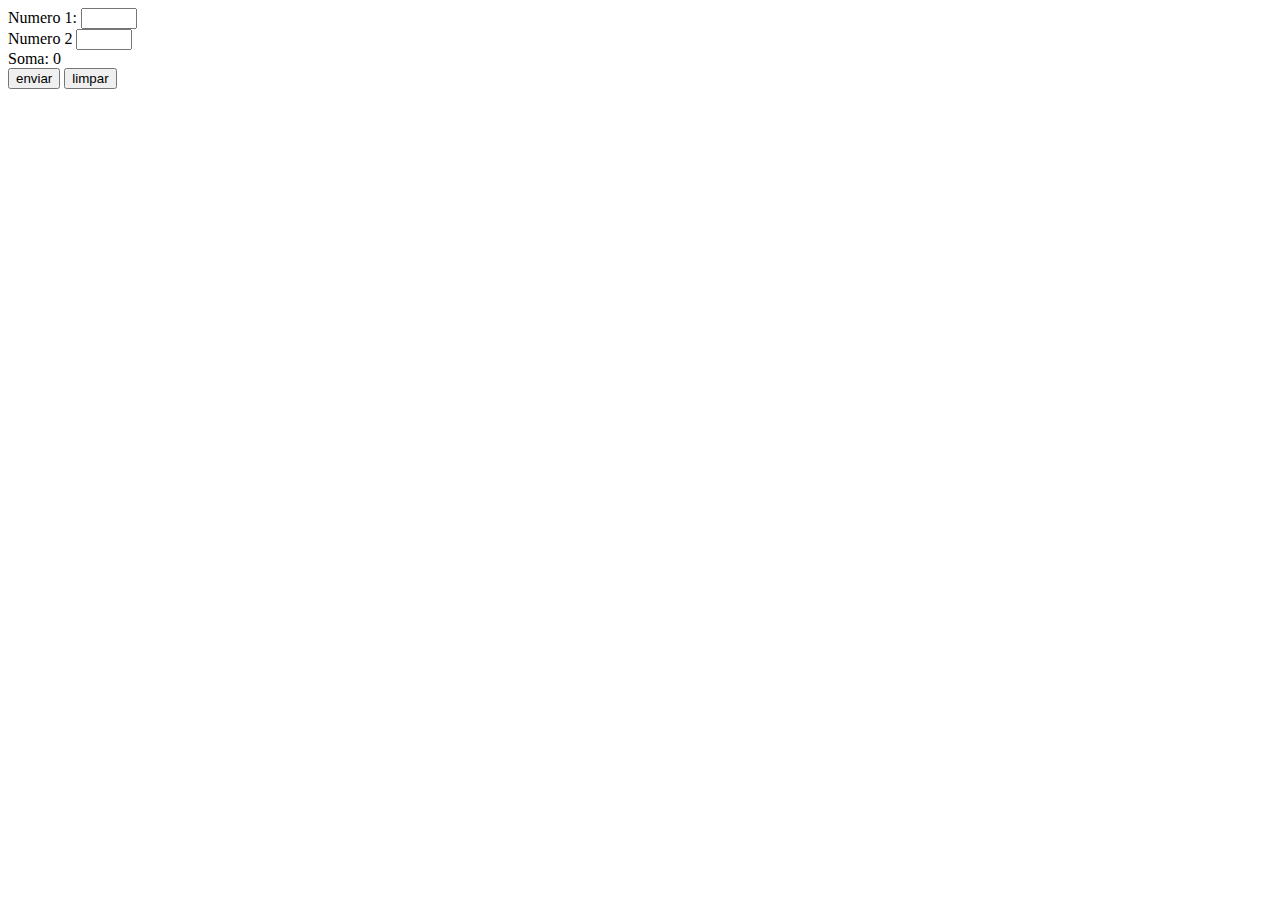
<file: formularios/form.html>
<!DOCTYPE html>
<html lang="pt-br">
<head>
    <meta charset="UTF-8">
    <meta http-equiv="X-UA-Compatible" content="IE=edge">
    <meta name="viewport" content="width=device-width, initial-scale=1.0">
    <title>Document</title>
</head>
<body>
    <form action="cadastro.php" method="get" autocomplete="on">
        <div>
            <label for="in1">Numero 1:</label>
            <input type="number" name="n1" id="in1" min="0" max="50" required oninput="isoma.innerHTML = Number(in1.value) + Number(in2.value)">
        </div>

        <div>
            <label for="in2">Numero 2</label>
            <input type="number" name="n2" id="in2" min="0" max="50" required oninput="isoma.innerHTML = Number(in1.value) + Number(in2.value)">
        </div>

        <div>
            <label for="isoma">Soma:</label>
            <output name="soma" id="isoma">0</output>
        </div>

        <div>
            <input type="submit" value="enviar">
            <input type="reset" value="limpar">
        </div>

    </form>
    
</body>
</html>
</file>
<file: estilos/style.css>
* {
    margin: 0px;
    padding: 0px;
    font-family: Arial, Helvetica, sans-serif;
}

html, body {
    height: 100vh;
    width: 100vw;
    background-color: black;
}

body {
    background: url(../imagens/fundo-madeira.jpg) no-repeat  center;
    background-size: cover;
    background-attachment: fixed;
}

main {
    position: relative;
    height: 100vh;
}

section#telefone {
    position: absolute;
    top: 50%;
    left: 50%;
    transform: translate(-50%, -50%);
    height: 627px;
    width: 311px;
    background: url('../imagens/frame-iphone.png') no-repeat;
}

iframe#tela {
    position: relative;
    top: 80px;
    left: 22px;
    width: 267px;
    height: 472px;
}

section#redes-sociais {
    text-align: right;
}


section#redes-sociais img {
    width: 50px;
    margin: 10px;
    border-radius: 50%;
    box-shadow: 2px 2px 5px rgba(0, 0, 0, 0.415);
    box-sizing: border-box;
}

section#redes-sociais img:hover {
    border: 2px solid rgba(255, 255, 255, 0.602);
    transform: translate(-3px, -3px);
    box-shadow: 5px 5px 10px rgba(0, 0, 0, 0.619);
    transition: transform .3s, border 1s;
}
</file>
<file: estilos/social.css>
*{
    margin: 0px;
    padding: 0px;
    font-family: Arial, Helvetica, sans-serif;
}

::-webkit-scrollbar {
    width: 0;
    height: 0;
}

img{
    width: 100vw;
}

a{
    display: block;
    background-color: darkred;
    color: white;
    padding: 20px;
    text-align: center;
    font-weight: bolder;
    text-decoration: none;
}
</file>
